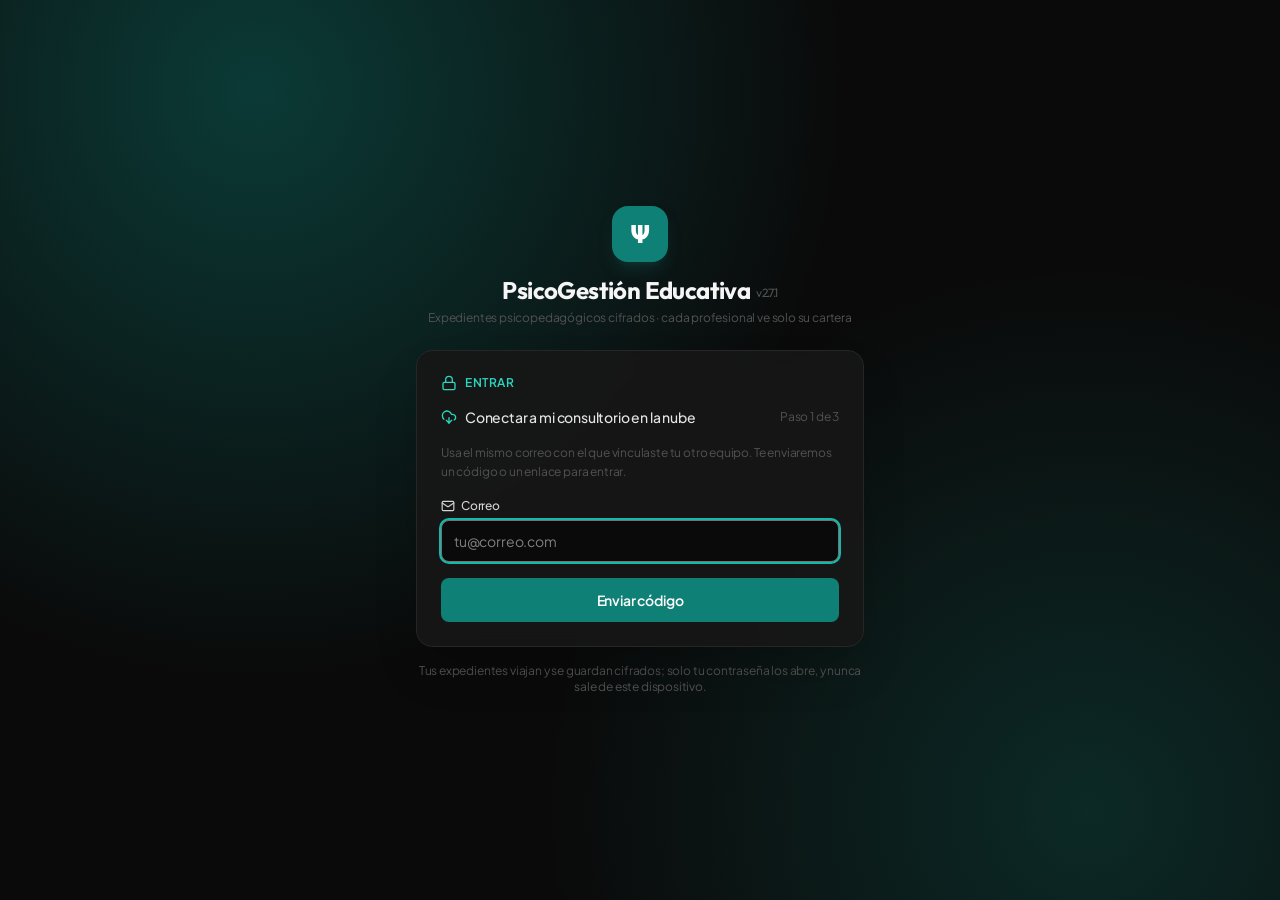
<file: index.html>
<!doctype html>
<html lang="es">
  <head>
    <meta charset="UTF-8" />
    <meta name="viewport" content="width=device-width, initial-scale=1.0, viewport-fit=cover" />
    <title>PsicoGestión Educativa - Psicología Escolar RD</title>
    <meta name="description" content="Plataforma de gestión clínica y psicopedagógica para psicólogas educativas en la República Dominicana: expedientes MMI, planificación MINERD y sugerencias clínicas basadas en evidencia." />
    <meta property="og:title" content="PsicoGestión Educativa - Psicología Escolar RD" />
    <meta property="og:description" content="Plataforma de gestión clínica y psicopedagógica para psicólogas educativas en la República Dominicana: expedientes MMI, planificación MINERD y sugerencias clínicas basadas en evidencia." />
    <meta property="og:type" content="website" />
    <meta name="twitter:card" content="summary_large_image" />
    <script type="module" crossorigin src="./assets/index-BzQFoZjJ.js"></script>
    <link rel="modulepreload" crossorigin href="./assets/jsx-runtime-DphrNBlM.js">
    <link rel="modulepreload" crossorigin href="./assets/info-CPLtgK1U.js">
    <link rel="modulepreload" crossorigin href="./assets/bot-CpuEfLK_.js">
    <link rel="modulepreload" crossorigin href="./assets/sparkles-1a4yO5yJ.js">
    <link rel="modulepreload" crossorigin href="./assets/catalog-DNzr63kF.js">
    <link rel="modulepreload" crossorigin href="./assets/circle-check-C4fxehTF.js">
    <link rel="modulepreload" crossorigin href="./assets/shield-alert-D29U7Gv5.js">
    <link rel="modulepreload" crossorigin href="./assets/refresh-cw-CUGM2Apr.js">
    <link rel="modulepreload" crossorigin href="./assets/webState-YJmeLx0N.js">
    <link rel="modulepreload" crossorigin href="./assets/platform-DWqN3I3i.js">
    <link rel="modulepreload" crossorigin href="./assets/aiTasks-Bju8ra-U.js">
    <link rel="stylesheet" crossorigin href="./assets/index-BAMt8cDA.css">
      <link rel="manifest" href="./manifest.webmanifest" />
    <meta name="theme-color" content="#0f766e" />
    <meta name="mobile-web-app-capable" content="yes" />
    <meta name="apple-mobile-web-app-capable" content="yes" />
    <meta name="apple-mobile-web-app-status-bar-style" content="black-translucent" />
    <meta name="apple-mobile-web-app-title" content="PsicoGestión" />
    <link rel="apple-touch-icon" href="./icons/icon-180.png" />
    <link rel="icon" type="image/png" href="./icons/icon-192.png" />
  </head>
  <body class="bg-neutral-50 text-neutral-900 antialiased selection:bg-teal-500 selection:text-white dark:bg-neutral-950 dark:text-neutral-100 min-h-screen">
    <div id="root"></div>
  </body>
</html>
</file>
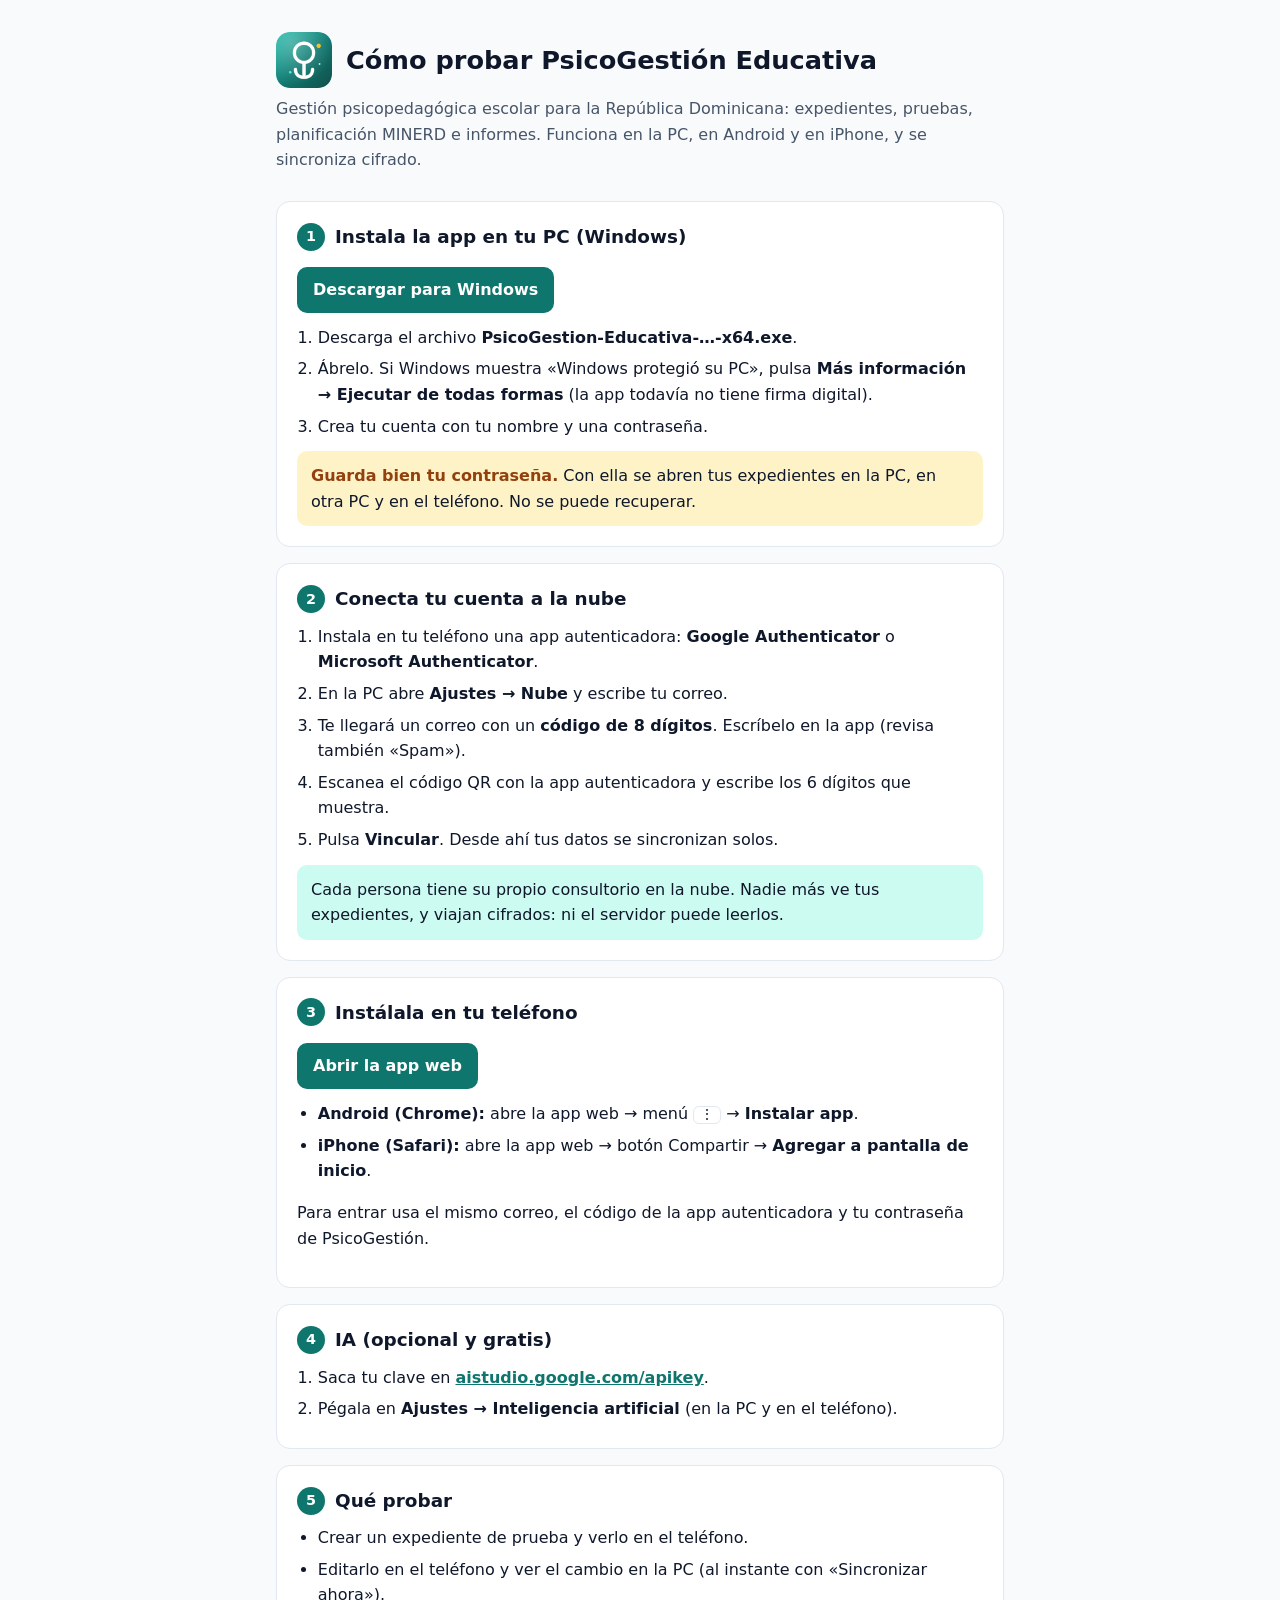
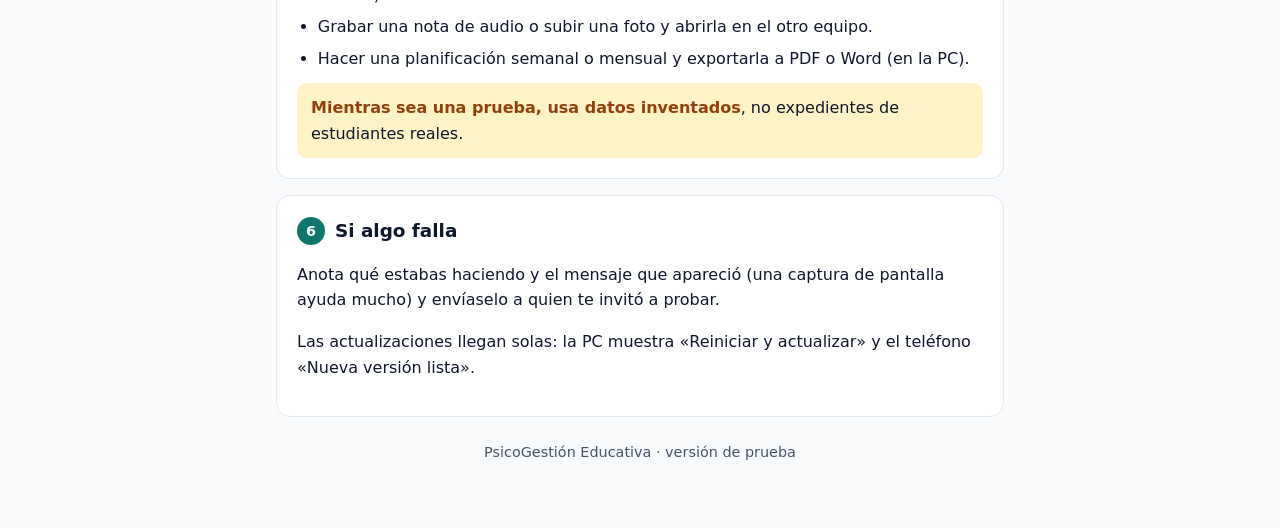
<file: guia.html>
<!doctype html>
<html lang="es">
<head>
  <meta charset="utf-8" />
  <meta name="viewport" content="width=device-width, initial-scale=1, viewport-fit=cover" />
  <title>Cómo probar PsicoGestión Educativa</title>
  <meta name="description" content="Pasos para instalar y probar PsicoGestión Educativa en la PC, Android e iPhone." />
  <meta name="theme-color" content="#0f766e" />
  <link rel="icon" type="image/png" href="./icons/icon-192.png" />
  <style>
    :root {
      --bg: #f8fafc; --card: #ffffff; --text: #0f172a; --muted: #475569;
      --line: #e2e8f0; --accent: #0f766e; --accent-soft: #ccfbf1; --warn: #92400e; --warn-soft: #fef3c7;
    }
    @media (prefers-color-scheme: dark) {
      :root { --bg: #0a0a0a; --card: #171717; --text: #f1f5f9; --muted: #a3a3a3;
        --line: #262626; --accent: #2dd4bf; --accent-soft: #134e4a; --warn: #fcd34d; --warn-soft: #422006; }
    }
    * { box-sizing: border-box; }
    body { margin: 0; background: var(--bg); color: var(--text);
      font: 16px/1.6 system-ui, -apple-system, "Segoe UI", Roboto, sans-serif; }
    main { max-width: 760px; margin: 0 auto; padding: 32px 16px 64px; }
    header { display: flex; gap: 14px; align-items: center; margin-bottom: 8px; }
    header img { width: 56px; height: 56px; border-radius: 14px; }
    h1 { font-size: 1.6rem; line-height: 1.2; margin: 0; }
    .lead { color: var(--muted); margin: 8px 0 28px; }
    section { background: var(--card); border: 1px solid var(--line); border-radius: 14px;
      padding: 20px; margin-bottom: 16px; }
    h2 { font-size: 1.15rem; margin: 0 0 10px; display: flex; gap: 10px; align-items: center; }
    .n { display: inline-flex; width: 28px; height: 28px; border-radius: 50%; background: var(--accent);
      color: var(--card); font-size: .9rem; align-items: center; justify-content: center; flex: none; }
    ol, ul { margin: 0; padding-left: 1.3rem; }
    li { margin: 6px 0; }
    a { color: var(--accent); font-weight: 600; word-break: break-word; }
    .btn { display: inline-block; margin: 6px 8px 6px 0; padding: 10px 16px; border-radius: 10px;
      background: var(--accent); color: var(--card); text-decoration: none; min-height: 40px; }
    .note { background: var(--accent-soft); border-radius: 10px; padding: 12px 14px; margin-top: 12px; }
    .warn { background: var(--warn-soft); color: var(--text); border-radius: 10px; padding: 12px 14px; margin-top: 12px; }
    .warn strong { color: var(--warn); }
    kbd { border: 1px solid var(--line); border-radius: 6px; padding: 0 6px; font-size: .9em; }
    footer { color: var(--muted); font-size: .9rem; text-align: center; margin-top: 24px; }
  </style>
</head>
<body>
<main>
  <header>
    <img src="./icons/icon-192.png" alt="" />
    <h1>Cómo probar PsicoGestión Educativa</h1>
  </header>
  <p class="lead">Gestión psicopedagógica escolar para la República Dominicana: expedientes, pruebas,
    planificación MINERD e informes. Funciona en la PC, en Android y en iPhone, y se sincroniza cifrado.</p>

  <section>
    <h2><span class="n">1</span> Instala la app en tu PC (Windows)</h2>
    <a class="btn" href="https://github.com/jmedrano01/psicogestion-descargas/releases/latest">Descargar para Windows</a>
    <ol>
      <li>Descarga el archivo <strong>PsicoGestion-Educativa-…-x64.exe</strong>.</li>
      <li>Ábrelo. Si Windows muestra «Windows protegió su PC», pulsa <strong>Más información → Ejecutar de todas formas</strong>
        (la app todavía no tiene firma digital).</li>
      <li>Crea tu cuenta con tu nombre y una contraseña.</li>
    </ol>
    <div class="warn"><strong>Guarda bien tu contraseña.</strong> Con ella se abren tus expedientes en la PC,
      en otra PC y en el teléfono. No se puede recuperar.</div>
  </section>

  <section>
    <h2><span class="n">2</span> Conecta tu cuenta a la nube</h2>
    <ol>
      <li>Instala en tu teléfono una app autenticadora: <strong>Google Authenticator</strong> o <strong>Microsoft Authenticator</strong>.</li>
      <li>En la PC abre <strong>Ajustes → Nube</strong> y escribe tu correo.</li>
      <li>Te llegará un correo con un <strong>código de 8 dígitos</strong>. Escríbelo en la app (revisa también «Spam»).</li>
      <li>Escanea el código QR con la app autenticadora y escribe los 6 dígitos que muestra.</li>
      <li>Pulsa <strong>Vincular</strong>. Desde ahí tus datos se sincronizan solos.</li>
    </ol>
    <div class="note">Cada persona tiene su propio consultorio en la nube. Nadie más ve tus expedientes,
      y viajan cifrados: ni el servidor puede leerlos.</div>
  </section>

  <section>
    <h2><span class="n">3</span> Instálala en tu teléfono</h2>
    <a class="btn" href="./">Abrir la app web</a>
    <ul>
      <li><strong>Android (Chrome):</strong> abre la app web → menú <kbd>⋮</kbd> → <strong>Instalar app</strong>.</li>
      <li><strong>iPhone (Safari):</strong> abre la app web → botón Compartir → <strong>Agregar a pantalla de inicio</strong>.</li>
    </ul>
    <p>Para entrar usa el mismo correo, el código de la app autenticadora y tu contraseña de PsicoGestión.</p>
  </section>

  <section>
    <h2><span class="n">4</span> IA (opcional y gratis)</h2>
    <ol>
      <li>Saca tu clave en <a href="https://aistudio.google.com/apikey">aistudio.google.com/apikey</a>.</li>
      <li>Pégala en <strong>Ajustes → Inteligencia artificial</strong> (en la PC y en el teléfono).</li>
    </ol>
  </section>

  <section>
    <h2><span class="n">5</span> Qué probar</h2>
    <ul>
      <li>Crear un expediente de prueba y verlo en el teléfono.</li>
      <li>Editarlo en el teléfono y ver el cambio en la PC (al instante con «Sincronizar ahora»).</li>
      <li>Grabar una nota de audio o subir una foto y abrirla en el otro equipo.</li>
      <li>Hacer una planificación semanal o mensual y exportarla a PDF o Word (en la PC).</li>
    </ul>
    <div class="warn"><strong>Mientras sea una prueba, usa datos inventados</strong>, no expedientes de estudiantes reales.</div>
  </section>

  <section>
    <h2><span class="n">6</span> Si algo falla</h2>
    <p>Anota qué estabas haciendo y el mensaje que apareció (una captura de pantalla ayuda mucho)
      y envíaselo a quien te invitó a probar.</p>
    <p>Las actualizaciones llegan solas: la PC muestra «Reiniciar y actualizar» y el teléfono «Nueva versión lista».</p>
  </section>

  <footer>PsicoGestión Educativa · versión de prueba</footer>
</main>
</body>
</html>
</file>
<file: assets/index-BAMt8cDA.css>
@font-face{font-family:Outfit;font-style:normal;font-display:swap;font-weight:400;src:url(./outfit-latin-400-normal-BGsTXAXT.woff2)format("woff2"),url(./outfit-latin-400-normal-DMwTpYkH.woff)format("woff")}@font-face{font-family:Outfit;font-style:normal;font-display:swap;font-weight:500;src:url(./outfit-latin-500-normal-DKnIMDSk.woff2)format("woff2"),url(./outfit-latin-500-normal-ClnHRwRh.woff)format("woff")}@font-face{font-family:Outfit;font-style:normal;font-display:swap;font-weight:600;src:url(./outfit-latin-600-normal-B7SfZ07L.woff2)format("woff2"),url(./outfit-latin-600-normal-BEfTtDA7.woff)format("woff")}@font-face{font-family:Outfit;font-style:normal;font-display:swap;font-weight:700;src:url(./outfit-latin-700-normal-Cu9v6i1X.woff2)format("woff2"),url(./outfit-latin-700-normal-D4itBLBr.woff)format("woff")}@font-face{font-family:Plus Jakarta Sans;font-style:normal;font-display:swap;font-weight:400;src:url(./plus-jakarta-sans-latin-400-normal-Dhut76fR.woff2)format("woff2"),url(./plus-jakarta-sans-latin-400-normal-BDKaGhyp.woff)format("woff")}@font-face{font-family:Plus Jakarta Sans;font-style:normal;font-display:swap;font-weight:500;src:url(./plus-jakarta-sans-latin-500-normal-Bf-nb4oT.woff2)format("woff2"),url(./plus-jakarta-sans-latin-500-normal-DYtqi0QS.woff)format("woff")}@font-face{font-family:Plus Jakarta Sans;font-style:normal;font-display:swap;font-weight:600;src:url(./plus-jakarta-sans-latin-600-normal-DLTa1BUW.woff2)format("woff2"),url(./plus-jakarta-sans-latin-600-normal-BR_Ojra4.woff)format("woff")}@font-face{font-family:Plus Jakarta Sans;font-style:normal;font-display:swap;font-weight:700;src:url(./plus-jakarta-sans-latin-700-normal-CfpNZvy6.woff2)format("woff2"),url(./plus-jakarta-sans-latin-700-normal-DqEcQeE5.woff)format("woff")}@font-face{font-family:Plus Jakarta Sans;font-style:italic;font-display:swap;font-weight:400;src:url(./plus-jakarta-sans-latin-400-italic-D5MFNpT-.woff2)format("woff2"),url(./plus-jakarta-sans-latin-400-italic-BVaBttQe.woff)format("woff")}@font-face{font-family:JetBrains Mono;font-style:normal;font-display:swap;font-weight:400;src:url(./jetbrains-mono-latin-400-normal-V6pRDFza.woff2)format("woff2"),url(./jetbrains-mono-latin-400-normal-6-qcROiO.woff)format("woff")}@font-face{font-family:JetBrains Mono;font-style:normal;font-display:swap;font-weight:500;src:url(./jetbrains-mono-latin-500-normal-BWZEU5yA.woff2)format("woff2"),url(./jetbrains-mono-latin-500-normal-CJOVTJB7.woff)format("woff")}@layer properties{@supports (((-webkit-hyphens:none)) and (not (margin-trim:inline))) or ((-moz-orient:inline) and (not (color:rgb(from red r g b)))){*,:before,:after,::backdrop{--tw-translate-x:0;--tw-translate-y:0;--tw-translate-z:0;--tw-space-y-reverse:0;--tw-divide-y-reverse:0;--tw-border-style:solid;--tw-leading:initial;--tw-font-weight:initial;--tw-tracking:initial;--tw-ordinal:initial;--tw-slashed-zero:initial;--tw-numeric-figure:initial;--tw-numeric-spacing:initial;--tw-numeric-fraction:initial;--tw-shadow:0 0 #0000;--tw-shadow-color:initial;--tw-shadow-alpha:100%;--tw-inset-shadow:0 0 #0000;--tw-inset-shadow-color:initial;--tw-inset-shadow-alpha:100%;--tw-ring-color:initial;--tw-ring-shadow:0 0 #0000;--tw-inset-ring-color:initial;--tw-inset-ring-shadow:0 0 #0000;--tw-ring-inset:initial;--tw-ring-offset-width:0px;--tw-ring-offset-color:#fff;--tw-ring-offset-shadow:0 0 #0000;--tw-outline-style:solid;--tw-blur:initial;--tw-brightness:initial;--tw-contrast:initial;--tw-grayscale:initial;--tw-hue-rotate:initial;--tw-invert:initial;--tw-opacity:initial;--tw-saturate:initial;--tw-sepia:initial;--tw-drop-shadow:initial;--tw-drop-shadow-color:initial;--tw-drop-shadow-alpha:100%;--tw-drop-shadow-size:initial;--tw-backdrop-blur:initial;--tw-backdrop-brightness:initial;--tw-backdrop-contrast:initial;--tw-backdrop-grayscale:initial;--tw-backdrop-hue-rotate:initial;--tw-backdrop-invert:initial;--tw-backdrop-opacity:initial;--tw-backdrop-saturate:initial;--tw-backdrop-sepia:initial;--tw-duration:initial;--tw-scale-x:1;--tw-scale-y:1;--tw-scale-z:1}}}@layer theme{:root,:host{--font-sans:-apple-system, BlinkMacSystemFont, "Segoe UI", Roboto, "Helvetica Neue", "Noto Sans", Arial, sans-serif, "Apple Color Emoji", "Segoe UI Emoji", "Segoe UI Symbol", "Noto Color Emoji";--font-mono:ui-monospace, SFMono-Regular, Menlo, Monaco, Consolas, "Liberation Mono", "Courier New", monospace;--color-orange-50:oklch(98% .016 73.684);--color-orange-100:oklch(95.4% .038 75.164);--color-orange-200:oklch(90.1% .076 70.697);--color-orange-300:oklch(83.7% .128 66.29);--color-orange-500:oklch(70.5% .213 47.604);--color-orange-700:oklch(55.3% .195 38.402);--color-orange-800:oklch(47% .157 37.304);--color-orange-900:oklch(40.8% .123 38.172);--color-orange-950:oklch(26.6% .079 36.259);--color-amber-50:oklch(98.7% .022 95.277);--color-amber-100:oklch(96.2% .059 95.617);--color-amber-200:oklch(92.4% .12 95.746);--color-amber-300:oklch(87.9% .169 91.605);--color-amber-400:oklch(82.8% .189 84.429);--color-amber-500:oklch(76.9% .188 70.08);--color-amber-600:oklch(66.6% .179 58.318);--color-amber-700:oklch(55.5% .163 48.998);--color-amber-800:oklch(47.3% .137 46.201);--color-amber-900:oklch(41.4% .112 45.904);--color-amber-950:oklch(27.9% .077 45.635);--color-emerald-50:oklch(97.9% .021 166.113);--color-emerald-100:oklch(95% .052 163.051);--color-emerald-200:oklch(90.5% .093 164.15);--color-emerald-300:oklch(84.5% .143 164.978);--color-emerald-400:oklch(76.5% .177 163.223);--color-emerald-500:oklch(69.6% .17 162.48);--color-emerald-600:oklch(59.6% .145 163.225);--color-emerald-700:oklch(50.8% .118 165.612);--color-emerald-800:oklch(43.2% .095 166.913);--color-emerald-900:oklch(37.8% .077 168.94);--color-emerald-950:oklch(26.2% .051 172.552);--color-teal-50:oklch(98.4% .014 180.72);--color-teal-100:oklch(95.3% .051 180.801);--color-teal-200:oklch(91% .096 180.426);--color-teal-300:oklch(85.5% .138 181.071);--color-teal-400:oklch(77.7% .152 181.912);--color-teal-500:oklch(70.4% .14 182.503);--color-teal-600:oklch(60% .118 184.704);--color-teal-700:oklch(51.1% .096 186.391);--color-teal-800:oklch(43.7% .078 188.216);--color-teal-900:oklch(38.6% .063 188.416);--color-teal-950:oklch(27.7% .046 192.524);--color-sky-50:oklch(97.7% .013 236.62);--color-sky-100:oklch(95.1% .026 236.824);--color-sky-200:oklch(90.1% .058 230.902);--color-sky-300:oklch(82.8% .111 230.318);--color-sky-400:oklch(74.6% .16 232.661);--color-sky-500:oklch(68.5% .169 237.323);--color-sky-600:oklch(58.8% .158 241.966);--color-sky-700:oklch(50% .134 242.749);--color-sky-800:oklch(44.3% .11 240.79);--color-sky-900:oklch(39.1% .09 240.876);--color-sky-950:oklch(29.3% .066 243.157);--color-indigo-500:oklch(58.5% .233 277.117);--color-violet-100:oklch(94.3% .029 294.588);--color-violet-300:oklch(81.1% .111 293.571);--color-violet-700:oklch(49.1% .27 292.581);--color-violet-950:oklch(28.3% .141 291.089);--color-rose-50:oklch(96.9% .015 12.422);--color-rose-100:oklch(94.1% .03 12.58);--color-rose-200:oklch(89.2% .058 10.001);--color-rose-300:oklch(81% .117 11.638);--color-rose-400:oklch(71.2% .194 13.428);--color-rose-500:oklch(64.5% .246 16.439);--color-rose-600:oklch(58.6% .253 17.585);--color-rose-700:oklch(51.4% .222 16.935);--color-rose-800:oklch(45.5% .188 13.697);--color-rose-900:oklch(41% .159 10.272);--color-rose-950:oklch(27.1% .105 12.094);--color-neutral-50:oklch(98.5% 0 none);--color-neutral-100:oklch(97% 0 none);--color-neutral-200:oklch(92.2% 0 none);--color-neutral-300:oklch(87% 0 none);--color-neutral-400:oklch(70.8% 0 none);--color-neutral-500:oklch(55.6% 0 none);--color-neutral-600:oklch(43.9% 0 none);--color-neutral-700:oklch(37.1% 0 none);--color-neutral-800:oklch(26.9% 0 none);--color-neutral-900:oklch(20.5% 0 none);--color-neutral-950:oklch(14.5% 0 none);--color-black:#000;--color-white:#fff;--spacing:.25rem;--container-xs:20rem;--container-sm:24rem;--container-md:28rem;--container-lg:32rem;--container-xl:36rem;--container-2xl:42rem;--container-3xl:48rem;--container-4xl:56rem;--container-5xl:64rem;--text-xs:.75rem;--text-xs--line-height:calc(1 / .75);--text-sm:.875rem;--text-sm--line-height:calc(1.25 / .875);--text-base:1rem;--text-base--line-height:calc(1.5 / 1);--text-lg:1.125rem;--text-lg--line-height:calc(1.75 / 1.125);--text-xl:1.25rem;--text-xl--line-height:calc(1.75 / 1.25);--text-2xl:1.5rem;--text-2xl--line-height:calc(2 / 1.5);--text-3xl:1.875rem;--text-3xl--line-height:calc(2.25 / 1.875);--text-5xl:3rem;--text-5xl--line-height:1;--text-7xl:4.5rem;--text-7xl--line-height:1;--font-weight-normal:400;--font-weight-medium:500;--font-weight-semibold:600;--font-weight-bold:700;--font-weight-extrabold:800;--font-weight-black:900;--tracking-tight:-.025em;--tracking-wide:.025em;--tracking-wider:.05em;--tracking-widest:.1em;--leading-tight:1.25;--leading-snug:1.375;--leading-relaxed:1.625;--radius-md:.375rem;--radius-lg:.5rem;--radius-xl:.75rem;--radius-2xl:1rem;--animate-spin:spin 1s linear infinite;--animate-pulse:pulse 2s cubic-bezier(.4, 0, .6, 1) infinite;--blur-xs:4px;--blur-sm:8px;--blur-md:12px;--default-transition-duration:.15s;--default-transition-timing-function:cubic-bezier(.4, 0, .2, 1);--default-font-family:var(--font-sans);--default-mono-font-family:var(--font-mono)}}@layer base{*,:after,:before,::backdrop{box-sizing:border-box;border:0 solid;margin:0;padding:0}::file-selector-button{box-sizing:border-box;border:0 solid;margin:0;padding:0}html,:host{-webkit-text-size-adjust:100%;tab-size:4;line-height:1.5;font-family:var(--default-font-family,-apple-system, BlinkMacSystemFont, "Segoe UI", Roboto, "Helvetica Neue", "Noto Sans", Arial, sans-serif, "Apple Color Emoji", "Segoe UI Emoji", "Segoe UI Symbol", "Noto Color Emoji");font-feature-settings:var(--default-font-feature-settings,normal);font-variation-settings:var(--default-font-variation-settings,normal);-webkit-tap-highlight-color:transparent}hr{height:0;color:inherit;border-top-width:1px}abbr:where([title]){-webkit-text-decoration:underline dotted;text-decoration:underline dotted}h1,h2,h3,h4,h5,h6{font-size:inherit;font-weight:inherit}a{color:inherit;-webkit-text-decoration:inherit;-webkit-text-decoration:inherit;-webkit-text-decoration:inherit;-webkit-text-decoration:inherit;text-decoration:inherit}b,strong{font-weight:bolder}code,kbd,samp,pre{font-family:var(--default-mono-font-family,ui-monospace, SFMono-Regular, Menlo, Monaco, Consolas, "Liberation Mono", "Courier New", monospace);font-feature-settings:var(--default-mono-font-feature-settings,normal);font-variation-settings:var(--default-mono-font-variation-settings,normal);font-size:1em}small{font-size:80%}sub,sup{vertical-align:baseline;font-size:75%;line-height:0;position:relative}sub{bottom:-.25em}sup{top:-.5em}table{text-indent:0;border-color:inherit;border-collapse:collapse}:-moz-focusring:where(:not(iframe)){outline:auto}progress{vertical-align:baseline}summary{display:list-item}ol,ul,menu{list-style:none}img,svg,video,canvas,audio,iframe,embed,object{vertical-align:middle;display:block}img,video{max-width:100%;height:auto}button,input,select,optgroup,textarea{font:inherit;font-feature-settings:inherit;font-variation-settings:inherit;letter-spacing:inherit;color:inherit;opacity:1;background-color:#0000;border-radius:0}::file-selector-button{font:inherit;font-feature-settings:inherit;font-variation-settings:inherit;letter-spacing:inherit;color:inherit;opacity:1;background-color:#0000;border-radius:0}:where(select:is([multiple],[size])) optgroup{font-weight:bolder}:where(select:is([multiple],[size])) optgroup option{padding-inline-start:20px}::file-selector-button{margin-inline-end:4px}::placeholder{opacity:1}@supports (not ((-webkit-appearance:-apple-pay-button))) or (contain-intrinsic-size:1px){::placeholder{color:currentColor}@supports (color:color-mix(in lab, red, red)){::placeholder{color:color-mix(in oklab, currentcolor 50%, transparent)}}}textarea{resize:vertical}::-webkit-search-decoration{-webkit-appearance:none}::-webkit-date-and-time-value{min-height:1lh;text-align:inherit}::-webkit-datetime-edit{display:inline-flex}::-webkit-datetime-edit-fields-wrapper{padding:0}::-webkit-datetime-edit{padding-block:0}::-webkit-datetime-edit-year-field{padding-block:0}::-webkit-datetime-edit-month-field{padding-block:0}::-webkit-datetime-edit-day-field{padding-block:0}::-webkit-datetime-edit-hour-field{padding-block:0}::-webkit-datetime-edit-minute-field{padding-block:0}::-webkit-datetime-edit-second-field{padding-block:0}::-webkit-datetime-edit-millisecond-field{padding-block:0}::-webkit-datetime-edit-meridiem-field{padding-block:0}::-webkit-calendar-picker-indicator{line-height:1}:-moz-ui-invalid{box-shadow:none}button,input:where([type=button],[type=reset],[type=submit]){appearance:button}::file-selector-button{appearance:button}::-webkit-inner-spin-button{height:auto}::-webkit-outer-spin-button{height:auto}[hidden]:where(:not([hidden=until-found])){display:none!important}:root{--font-sans:"Plus Jakarta Sans", system-ui, -apple-system, BlinkMacSystemFont, "Segoe UI", Roboto, sans-serif;--font-display:"Outfit", "Plus Jakarta Sans", system-ui, sans-serif;--font-mono:"JetBrains Mono", monospace;--lightningcss-light:initial;--lightningcss-dark: ;color-scheme:light;--header-h:4rem}@media (height<=700px){:root{--header-h:3rem}}.dark{--lightningcss-light: ;--lightningcss-dark:initial;color-scheme:dark}body{font-family:var(--font-sans);letter-spacing:-.011em}:where(button,a,[role=button],[role=option]):focus-visible{outline:2px solid var(--color-teal-700);outline-offset:2px}::selection{background:var(--color-teal-200);color:var(--color-teal-900)}h1,h2,h3,h4,.font-display{font-family:var(--font-display);letter-spacing:-.02em}::-webkit-scrollbar{width:6px;height:6px}::-webkit-scrollbar-track{background:0 0}::-webkit-scrollbar-thumb{background:#96969640;border-radius:9999px}::-webkit-scrollbar-thumb:hover{background:#96969673}}@layer components;@layer utilities{.pointer-events-auto{pointer-events:auto}.pointer-events-none{pointer-events:none}.visible{visibility:visible}.sr-only{clip-path:inset(50%);white-space:nowrap;border-width:0;width:1px;height:1px;margin:-1px;padding:0;position:absolute;overflow:hidden}.absolute{position:absolute}.fixed{position:fixed}.relative{position:relative}.static{position:static}.sticky{position:sticky}.inset-0{inset:0}.inset-y-0{inset-block:0}.-top-0\.5{top:calc(var(--spacing) * -.5)}.top-0{top:0}.top-0\.5{top:calc(var(--spacing) * .5)}.top-1{top:var(--spacing)}.top-1\.5{top:calc(var(--spacing) * 1.5)}.top-1\/2{top:50%}.top-2{top:calc(var(--spacing) * 2)}.top-3{top:calc(var(--spacing) * 3)}.top-\[var\(--header-h\)\]{top:var(--header-h)}.-right-0\.5{right:calc(var(--spacing) * -.5)}.-right-1{right:calc(var(--spacing) * -1)}.right-0{right:0}.right-0\.5{right:calc(var(--spacing) * .5)}.right-1{right:var(--spacing)}.right-1\.5{right:calc(var(--spacing) * 1.5)}.right-2{right:calc(var(--spacing) * 2)}.right-2\.5{right:calc(var(--spacing) * 2.5)}.right-3{right:calc(var(--spacing) * 3)}.right-4{right:calc(var(--spacing) * 4)}.right-\[calc\(50\%-1\.25rem\)\]{right:calc(50% - 1.25rem)}.-bottom-1{bottom:calc(var(--spacing) * -1)}.bottom-0{bottom:0}.bottom-18{bottom:calc(var(--spacing) * 18)}.bottom-20{bottom:calc(var(--spacing) * 20)}.bottom-full{bottom:100%}.-left-3\.5{left:calc(var(--spacing) * -3.5)}.left-0{left:0}.left-2\.5{left:calc(var(--spacing) * 2.5)}.left-3{left:calc(var(--spacing) * 3)}.left-3\.5{left:calc(var(--spacing) * 3.5)}.left-4{left:calc(var(--spacing) * 4)}.z-0{z-index:0}.z-10{z-index:10}.z-20{z-index:20}.z-40{z-index:40}.z-50{z-index:50}.z-\[60\]{z-index:60}.z-\[65\]{z-index:65}.z-\[70\]{z-index:70}.z-\[80\]{z-index:80}.container{width:100%}@media (width>=40rem){.container{max-width:40rem}}@media (width>=48rem){.container{max-width:48rem}}@media (width>=64rem){.container{max-width:64rem}}@media (width>=80rem){.container{max-width:80rem}}@media (width>=96rem){.container{max-width:96rem}}.mx-1{margin-inline:var(--spacing)}.mx-auto{margin-inline:auto}.my-auto{margin-block:auto}.mt-0\.5{margin-top:calc(var(--spacing) * .5)}.mt-1{margin-top:var(--spacing)}.mt-1\.5{margin-top:calc(var(--spacing) * 1.5)}.mt-2{margin-top:calc(var(--spacing) * 2)}.mt-3{margin-top:calc(var(--spacing) * 3)}.mt-4{margin-top:calc(var(--spacing) * 4)}.mt-5{margin-top:calc(var(--spacing) * 5)}.mr-1{margin-right:var(--spacing)}.mr-4{margin-right:calc(var(--spacing) * 4)}.mb-0\.5{margin-bottom:calc(var(--spacing) * .5)}.mb-1{margin-bottom:var(--spacing)}.mb-1\.5{margin-bottom:calc(var(--spacing) * 1.5)}.mb-2{margin-bottom:calc(var(--spacing) * 2)}.mb-3{margin-bottom:calc(var(--spacing) * 3)}.mb-4{margin-bottom:calc(var(--spacing) * 4)}.mb-6{margin-bottom:calc(var(--spacing) * 6)}.ml-1{margin-left:var(--spacing)}.ml-1\.5{margin-left:calc(var(--spacing) * 1.5)}.ml-2{margin-left:calc(var(--spacing) * 2)}.ml-3{margin-left:calc(var(--spacing) * 3)}.ml-5{margin-left:calc(var(--spacing) * 5)}.ml-6{margin-left:calc(var(--spacing) * 6)}.ml-8{margin-left:calc(var(--spacing) * 8)}.ml-auto{margin-left:auto}.line-clamp-2{-webkit-line-clamp:2;-webkit-box-orient:vertical;display:-webkit-box;overflow:hidden}.block{display:block}.contents{display:contents}.flex{display:flex}.grid{display:grid}.hidden{display:none}.inline{display:inline}.inline-block{display:inline-block}.inline-flex{display:inline-flex}.table{display:table}.h-0\.5{height:calc(var(--spacing) * .5)}.h-1{height:var(--spacing)}.h-1\.5{height:calc(var(--spacing) * 1.5)}.h-2{height:calc(var(--spacing) * 2)}.h-2\.5{height:calc(var(--spacing) * 2.5)}.h-3{height:calc(var(--spacing) * 3)}.h-3\.5{height:calc(var(--spacing) * 3.5)}.h-4{height:calc(var(--spacing) * 4)}.h-5{height:calc(var(--spacing) * 5)}.h-6{height:calc(var(--spacing) * 6)}.h-7{height:calc(var(--spacing) * 7)}.h-8{height:calc(var(--spacing) * 8)}.h-9{height:calc(var(--spacing) * 9)}.h-10{height:calc(var(--spacing) * 10)}.h-11{height:calc(var(--spacing) * 11)}.h-12{height:calc(var(--spacing) * 12)}.h-14{height:calc(var(--spacing) * 14)}.h-16{height:calc(var(--spacing) * 16)}.h-20{height:calc(var(--spacing) * 20)}.h-24{height:calc(var(--spacing) * 24)}.h-28{height:calc(var(--spacing) * 28)}.h-40{height:calc(var(--spacing) * 40)}.h-64{height:calc(var(--spacing) * 64)}.h-\[calc\(100dvh-var\(--header-h\)\)\]{height:calc(100dvh - var(--header-h))}.h-\[var\(--header-h\)\]{height:var(--header-h)}.h-full{height:100%}.max-h-32{max-height:calc(var(--spacing) * 32)}.max-h-36{max-height:calc(var(--spacing) * 36)}.max-h-56{max-height:calc(var(--spacing) * 56)}.max-h-64{max-height:calc(var(--spacing) * 64)}.max-h-72{max-height:calc(var(--spacing) * 72)}.max-h-80{max-height:calc(var(--spacing) * 80)}.max-h-\[58vh\]{max-height:58vh}.max-h-\[75vh\]{max-height:75vh}.max-h-\[90vh\]{max-height:90vh}.max-h-\[92dvh\]{max-height:92dvh}.max-h-\[92vh\]{max-height:92vh}.max-h-\[95vh\]{max-height:95vh}.max-h-\[500px\]{max-height:500px}.min-h-8{min-height:calc(var(--spacing) * 8)}.min-h-9{min-height:calc(var(--spacing) * 9)}.min-h-10{min-height:calc(var(--spacing) * 10)}.min-h-11{min-height:calc(var(--spacing) * 11)}.min-h-\[36px\]{min-height:36px}.min-h-\[40vh\]{min-height:40vh}.min-h-\[44px\]{min-height:44px}.min-h-\[46px\]{min-height:46px}.min-h-\[60px\]{min-height:60px}.min-h-\[70px\]{min-height:70px}.min-h-\[90px\]{min-height:90px}.min-h-\[300px\]{min-height:300px}.min-h-screen{min-height:100vh}.w-1{width:var(--spacing)}.w-2{width:calc(var(--spacing) * 2)}.w-2\.5{width:calc(var(--spacing) * 2.5)}.w-2\/3{width:66.6667%}.w-3{width:calc(var(--spacing) * 3)}.w-3\.5{width:calc(var(--spacing) * 3.5)}.w-3\/5{width:60%}.w-4{width:calc(var(--spacing) * 4)}.w-4\/5{width:80%}.w-5{width:calc(var(--spacing) * 5)}.w-6{width:calc(var(--spacing) * 6)}.w-7{width:calc(var(--spacing) * 7)}.w-8{width:calc(var(--spacing) * 8)}.w-9{width:calc(var(--spacing) * 9)}.w-10{width:calc(var(--spacing) * 10)}.w-11{width:calc(var(--spacing) * 11)}.w-12{width:calc(var(--spacing) * 12)}.w-14{width:calc(var(--spacing) * 14)}.w-16{width:calc(var(--spacing) * 16)}.w-20{width:calc(var(--spacing) * 20)}.w-24{width:calc(var(--spacing) * 24)}.w-32{width:calc(var(--spacing) * 32)}.w-40{width:calc(var(--spacing) * 40)}.w-48{width:calc(var(--spacing) * 48)}.w-52{width:calc(var(--spacing) * 52)}.w-64{width:calc(var(--spacing) * 64)}.w-80{width:calc(var(--spacing) * 80)}.w-\[4\.5rem\]{width:4.5rem}.w-\[calc\(100\%-2rem\)\]{width:calc(100% - 2rem)}.w-full{width:100%}.w-px{width:1px}.max-w-2xl{max-width:var(--container-2xl)}.max-w-3xl{max-width:var(--container-3xl)}.max-w-4xl{max-width:var(--container-4xl)}.max-w-5xl{max-width:var(--container-5xl)}.max-w-\[12rem\]{max-width:12rem}.max-w-\[120px\]{max-width:120px}.max-w-\[180px\]{max-width:180px}.max-w-\[190px\]{max-width:190px}.max-w-\[220px\]{max-width:220px}.max-w-\[1600px\]{max-width:1600px}.max-w-full{max-width:100%}.max-w-lg{max-width:var(--container-lg)}.max-w-md{max-width:var(--container-md)}.max-w-prose{max-width:65ch}.max-w-sm{max-width:var(--container-sm)}.max-w-xl{max-width:var(--container-xl)}.max-w-xs{max-width:var(--container-xs)}.min-w-0{min-width:0}.min-w-4{min-width:calc(var(--spacing) * 4)}.min-w-5{min-width:calc(var(--spacing) * 5)}.min-w-11{min-width:calc(var(--spacing) * 11)}.min-w-\[16px\]{min-width:16px}.min-w-\[64px\]{min-width:64px}.min-w-\[120px\]{min-width:120px}.min-w-\[130px\]{min-width:130px}.min-w-\[140px\]{min-width:140px}.min-w-\[150px\]{min-width:150px}.min-w-\[160px\]{min-width:160px}.min-w-\[180px\]{min-width:180px}.min-w-\[200px\]{min-width:200px}.min-w-\[220px\]{min-width:220px}.min-w-\[780px\]{min-width:780px}.min-w-\[900px\]{min-width:900px}.min-w-\[980px\]{min-width:980px}.min-w-\[1180px\]{min-width:1180px}.flex-1{flex:1}.shrink-0{flex-shrink:0}.border-collapse{border-collapse:collapse}.-translate-y-1\/2{--tw-translate-y:calc(calc(1 / 2 * 100%) * -1);translate:var(--tw-translate-x) var(--tw-translate-y)}.-rotate-45{rotate:-45deg}.animate-pulse{animation:var(--animate-pulse)}.animate-spin{animation:var(--animate-spin)}.cursor-pointer{cursor:pointer}.resize{resize:both}.resize-none{resize:none}.resize-y{resize:vertical}.\[scrollbar-width\:none\]{scrollbar-width:none}.list-inside{list-style-position:inside}.list-disc{list-style-type:disc}.grid-cols-1{grid-template-columns:repeat(1,minmax(0,1fr))}.grid-cols-2{grid-template-columns:repeat(2,minmax(0,1fr))}.grid-cols-3{grid-template-columns:repeat(3,minmax(0,1fr))}.flex-col{flex-direction:column}.flex-col-reverse{flex-direction:column-reverse}.flex-wrap{flex-wrap:wrap}.items-baseline{align-items:baseline}.items-center{align-items:center}.items-end{align-items:flex-end}.items-start{align-items:flex-start}.items-stretch{align-items:stretch}.justify-around{justify-content:space-around}.justify-between{justify-content:space-between}.justify-center{justify-content:center}.justify-end{justify-content:flex-end}.gap-0\.5{gap:calc(var(--spacing) * .5)}.gap-1{gap:var(--spacing)}.gap-1\.5{gap:calc(var(--spacing) * 1.5)}.gap-2{gap:calc(var(--spacing) * 2)}.gap-2\.5{gap:calc(var(--spacing) * 2.5)}.gap-3{gap:calc(var(--spacing) * 3)}.gap-3\.5{gap:calc(var(--spacing) * 3.5)}.gap-4{gap:calc(var(--spacing) * 4)}.gap-6{gap:calc(var(--spacing) * 6)}.gap-8{gap:calc(var(--spacing) * 8)}:where(.space-y-0\.5>:not(:last-child)){--tw-space-y-reverse:0;margin-block-start:calc(calc(var(--spacing) * .5) * var(--tw-space-y-reverse));margin-block-end:calc(calc(var(--spacing) * .5) * calc(1 - var(--tw-space-y-reverse)))}:where(.space-y-1>:not(:last-child)){--tw-space-y-reverse:0;margin-block-start:calc(var(--spacing) * var(--tw-space-y-reverse));margin-block-end:calc(var(--spacing) * calc(1 - var(--tw-space-y-reverse)))}:where(.space-y-1\.5>:not(:last-child)){--tw-space-y-reverse:0;margin-block-start:calc(calc(var(--spacing) * 1.5) * var(--tw-space-y-reverse));margin-block-end:calc(calc(var(--spacing) * 1.5) * calc(1 - var(--tw-space-y-reverse)))}:where(.space-y-2>:not(:last-child)){--tw-space-y-reverse:0;margin-block-start:calc(calc(var(--spacing) * 2) * var(--tw-space-y-reverse));margin-block-end:calc(calc(var(--spacing) * 2) * calc(1 - var(--tw-space-y-reverse)))}:where(.space-y-2\.5>:not(:last-child)){--tw-space-y-reverse:0;margin-block-start:calc(calc(var(--spacing) * 2.5) * var(--tw-space-y-reverse));margin-block-end:calc(calc(var(--spacing) * 2.5) * calc(1 - var(--tw-space-y-reverse)))}:where(.space-y-3>:not(:last-child)){--tw-space-y-reverse:0;margin-block-start:calc(calc(var(--spacing) * 3) * var(--tw-space-y-reverse));margin-block-end:calc(calc(var(--spacing) * 3) * calc(1 - var(--tw-space-y-reverse)))}:where(.space-y-3\.5>:not(:last-child)){--tw-space-y-reverse:0;margin-block-start:calc(calc(var(--spacing) * 3.5) * var(--tw-space-y-reverse));margin-block-end:calc(calc(var(--spacing) * 3.5) * calc(1 - var(--tw-space-y-reverse)))}:where(.space-y-4>:not(:last-child)){--tw-space-y-reverse:0;margin-block-start:calc(calc(var(--spacing) * 4) * var(--tw-space-y-reverse));margin-block-end:calc(calc(var(--spacing) * 4) * calc(1 - var(--tw-space-y-reverse)))}:where(.space-y-5>:not(:last-child)){--tw-space-y-reverse:0;margin-block-start:calc(calc(var(--spacing) * 5) * var(--tw-space-y-reverse));margin-block-end:calc(calc(var(--spacing) * 5) * calc(1 - var(--tw-space-y-reverse)))}:where(.space-y-6>:not(:last-child)){--tw-space-y-reverse:0;margin-block-start:calc(calc(var(--spacing) * 6) * var(--tw-space-y-reverse));margin-block-end:calc(calc(var(--spacing) * 6) * calc(1 - var(--tw-space-y-reverse)))}.gap-x-2{column-gap:calc(var(--spacing) * 2)}.gap-x-3{column-gap:calc(var(--spacing) * 3)}.gap-x-4{column-gap:calc(var(--spacing) * 4)}.gap-y-0\.5{row-gap:calc(var(--spacing) * .5)}.gap-y-1{row-gap:var(--spacing)}.gap-y-2{row-gap:calc(var(--spacing) * 2)}:where(.divide-y>:not(:last-child)){--tw-divide-y-reverse:0;border-bottom-style:var(--tw-border-style);border-top-style:var(--tw-border-style);border-top-width:calc(1px * var(--tw-divide-y-reverse));border-bottom-width:calc(1px * calc(1 - var(--tw-divide-y-reverse)))}:where(.divide-neutral-200>:not(:last-child)){border-color:var(--color-neutral-200)}.self-start{align-self:flex-start}.truncate{text-overflow:ellipsis;white-space:nowrap;overflow:hidden}.overflow-auto{overflow:auto}.overflow-hidden{overflow:hidden}.overflow-x-auto{overflow-x:auto}.overflow-x-hidden{overflow-x:hidden}.overflow-y-auto{overflow-y:auto}.rounded{border-radius:.25rem}.rounded-2xl{border-radius:var(--radius-2xl)}.rounded-full{border-radius:2147483647px}.rounded-lg{border-radius:var(--radius-lg)}.rounded-md{border-radius:var(--radius-md)}.rounded-xl{border-radius:var(--radius-xl)}.rounded-t-2xl{border-top-left-radius:var(--radius-2xl);border-top-right-radius:var(--radius-2xl)}.rounded-t-lg{border-top-left-radius:var(--radius-lg);border-top-right-radius:var(--radius-lg)}.rounded-t-xl{border-top-left-radius:var(--radius-xl);border-top-right-radius:var(--radius-xl)}.rounded-b-xl{border-bottom-right-radius:var(--radius-xl);border-bottom-left-radius:var(--radius-xl)}.border{border-style:var(--tw-border-style);border-width:1px}.border-2{border-style:var(--tw-border-style);border-width:2px}.border-t{border-top-style:var(--tw-border-style);border-top-width:1px}.border-r{border-right-style:var(--tw-border-style);border-right-width:1px}.border-b{border-bottom-style:var(--tw-border-style);border-bottom-width:1px}.border-b-2{border-bottom-style:var(--tw-border-style);border-bottom-width:2px}.border-l{border-left-style:var(--tw-border-style);border-left-width:1px}.border-dashed{--tw-border-style:dashed;border-style:dashed}.border-amber-100{border-color:var(--color-amber-100)}.border-amber-200{border-color:var(--color-amber-200)}.border-amber-300{border-color:var(--color-amber-300)}.border-amber-400{border-color:var(--color-amber-400)}.border-emerald-100{border-color:var(--color-emerald-100)}.border-emerald-200{border-color:var(--color-emerald-200)}.border-emerald-300{border-color:var(--color-emerald-300)}.border-emerald-400{border-color:var(--color-emerald-400)}.border-neutral-100{border-color:var(--color-neutral-100)}.border-neutral-200{border-color:var(--color-neutral-200)}.border-neutral-200\/60{border-color:#e5e5e599}@supports (color:color-mix(in lab, red, red)){.border-neutral-200\/60{border-color:color-mix(in oklab, var(--color-neutral-200) 60%, transparent)}}.border-neutral-200\/80{border-color:#e5e5e5cc}@supports (color:color-mix(in lab, red, red)){.border-neutral-200\/80{border-color:color-mix(in oklab, var(--color-neutral-200) 80%, transparent)}}.border-neutral-300{border-color:var(--color-neutral-300)}.border-neutral-700{border-color:var(--color-neutral-700)}.border-neutral-800{border-color:var(--color-neutral-800)}.border-orange-200{border-color:var(--color-orange-200)}.border-rose-200{border-color:var(--color-rose-200)}.border-rose-300{border-color:var(--color-rose-300)}.border-rose-400{border-color:var(--color-rose-400)}.border-rose-600{border-color:var(--color-rose-600)}.border-rose-900{border-color:var(--color-rose-900)}.border-sky-200{border-color:var(--color-sky-200)}.border-sky-300{border-color:var(--color-sky-300)}.border-sky-300\/80{border-color:#77d4ffcc}@supports (color:color-mix(in lab, red, red)){.border-sky-300\/80{border-color:color-mix(in oklab, var(--color-sky-300) 80%, transparent)}}.border-sky-500{border-color:var(--color-sky-500)}.border-teal-100{border-color:var(--color-teal-100)}.border-teal-200{border-color:var(--color-teal-200)}.border-teal-300{border-color:var(--color-teal-300)}.border-teal-500{border-color:var(--color-teal-500)}.border-teal-600{border-color:var(--color-teal-600)}.border-teal-700{border-color:var(--color-teal-700)}.border-transparent{border-color:#0000}.border-white{border-color:var(--color-white)}.bg-amber-50{background-color:var(--color-amber-50)}.bg-amber-50\/40{background-color:#fffbeb66}@supports (color:color-mix(in lab, red, red)){.bg-amber-50\/40{background-color:color-mix(in oklab, var(--color-amber-50) 40%, transparent)}}.bg-amber-50\/50{background-color:#fffbeb80}@supports (color:color-mix(in lab, red, red)){.bg-amber-50\/50{background-color:color-mix(in oklab, var(--color-amber-50) 50%, transparent)}}.bg-amber-50\/60{background-color:#fffbeb99}@supports (color:color-mix(in lab, red, red)){.bg-amber-50\/60{background-color:color-mix(in oklab, var(--color-amber-50) 60%, transparent)}}.bg-amber-100{background-color:var(--color-amber-100)}.bg-amber-500{background-color:var(--color-amber-500)}.bg-amber-500\/10{background-color:#f99c001a}@supports (color:color-mix(in lab, red, red)){.bg-amber-500\/10{background-color:color-mix(in oklab, var(--color-amber-500) 10%, transparent)}}.bg-amber-600{background-color:var(--color-amber-600)}.bg-amber-700{background-color:var(--color-amber-700)}.bg-black\/40{background-color:#0006}@supports (color:color-mix(in lab, red, red)){.bg-black\/40{background-color:color-mix(in oklab, var(--color-black) 40%, transparent)}}.bg-black\/50{background-color:#00000080}@supports (color:color-mix(in lab, red, red)){.bg-black\/50{background-color:color-mix(in oklab, var(--color-black) 50%, transparent)}}.bg-black\/60{background-color:#0009}@supports (color:color-mix(in lab, red, red)){.bg-black\/60{background-color:color-mix(in oklab, var(--color-black) 60%, transparent)}}.bg-black\/80{background-color:#000c}@supports (color:color-mix(in lab, red, red)){.bg-black\/80{background-color:color-mix(in oklab, var(--color-black) 80%, transparent)}}.bg-emerald-50{background-color:var(--color-emerald-50)}.bg-emerald-50\/40{background-color:#ecfdf566}@supports (color:color-mix(in lab, red, red)){.bg-emerald-50\/40{background-color:color-mix(in oklab, var(--color-emerald-50) 40%, transparent)}}.bg-emerald-100{background-color:var(--color-emerald-100)}.bg-emerald-500{background-color:var(--color-emerald-500)}.bg-emerald-700{background-color:var(--color-emerald-700)}.bg-neutral-50{background-color:var(--color-neutral-50)}.bg-neutral-50\/50{background-color:#fafafa80}@supports (color:color-mix(in lab, red, red)){.bg-neutral-50\/50{background-color:color-mix(in oklab, var(--color-neutral-50) 50%, transparent)}}.bg-neutral-50\/70{background-color:#fafafab3}@supports (color:color-mix(in lab, red, red)){.bg-neutral-50\/70{background-color:color-mix(in oklab, var(--color-neutral-50) 70%, transparent)}}.bg-neutral-100{background-color:var(--color-neutral-100)}.bg-neutral-200{background-color:var(--color-neutral-200)}.bg-neutral-200\/70{background-color:#e5e5e5b3}@supports (color:color-mix(in lab, red, red)){.bg-neutral-200\/70{background-color:color-mix(in oklab, var(--color-neutral-200) 70%, transparent)}}.bg-neutral-300{background-color:var(--color-neutral-300)}.bg-neutral-800{background-color:var(--color-neutral-800)}.bg-neutral-900{background-color:var(--color-neutral-900)}.bg-neutral-900\/90{background-color:#171717e6}@supports (color:color-mix(in lab, red, red)){.bg-neutral-900\/90{background-color:color-mix(in oklab, var(--color-neutral-900) 90%, transparent)}}.bg-neutral-950{background-color:var(--color-neutral-950)}.bg-neutral-950\/50{background-color:#0a0a0a80}@supports (color:color-mix(in lab, red, red)){.bg-neutral-950\/50{background-color:color-mix(in oklab, var(--color-neutral-950) 50%, transparent)}}.bg-neutral-950\/60{background-color:#0a0a0a99}@supports (color:color-mix(in lab, red, red)){.bg-neutral-950\/60{background-color:color-mix(in oklab, var(--color-neutral-950) 60%, transparent)}}.bg-orange-50{background-color:var(--color-orange-50)}.bg-orange-100{background-color:var(--color-orange-100)}.bg-orange-500{background-color:var(--color-orange-500)}.bg-rose-50{background-color:var(--color-rose-50)}.bg-rose-50\/50{background-color:#fff1f280}@supports (color:color-mix(in lab, red, red)){.bg-rose-50\/50{background-color:color-mix(in oklab, var(--color-rose-50) 50%, transparent)}}.bg-rose-100{background-color:var(--color-rose-100)}.bg-rose-500{background-color:var(--color-rose-500)}.bg-rose-600{background-color:var(--color-rose-600)}.bg-rose-700{background-color:var(--color-rose-700)}.bg-rose-950\/40{background-color:#4d021866}@supports (color:color-mix(in lab, red, red)){.bg-rose-950\/40{background-color:color-mix(in oklab, var(--color-rose-950) 40%, transparent)}}.bg-sky-50{background-color:var(--color-sky-50)}.bg-sky-50\/50{background-color:#f0f9ff80}@supports (color:color-mix(in lab, red, red)){.bg-sky-50\/50{background-color:color-mix(in oklab, var(--color-sky-50) 50%, transparent)}}.bg-sky-50\/60{background-color:#f0f9ff99}@supports (color:color-mix(in lab, red, red)){.bg-sky-50\/60{background-color:color-mix(in oklab, var(--color-sky-50) 60%, transparent)}}.bg-sky-100{background-color:var(--color-sky-100)}.bg-sky-700{background-color:var(--color-sky-700)}.bg-teal-50{background-color:var(--color-teal-50)}.bg-teal-50\/30{background-color:#f0fdfa4d}@supports (color:color-mix(in lab, red, red)){.bg-teal-50\/30{background-color:color-mix(in oklab, var(--color-teal-50) 30%, transparent)}}.bg-teal-50\/40{background-color:#f0fdfa66}@supports (color:color-mix(in lab, red, red)){.bg-teal-50\/40{background-color:color-mix(in oklab, var(--color-teal-50) 40%, transparent)}}.bg-teal-50\/50{background-color:#f0fdfa80}@supports (color:color-mix(in lab, red, red)){.bg-teal-50\/50{background-color:color-mix(in oklab, var(--color-teal-50) 50%, transparent)}}.bg-teal-50\/60{background-color:#f0fdfa99}@supports (color:color-mix(in lab, red, red)){.bg-teal-50\/60{background-color:color-mix(in oklab, var(--color-teal-50) 60%, transparent)}}.bg-teal-100{background-color:var(--color-teal-100)}.bg-teal-400{background-color:var(--color-teal-400)}.bg-teal-500{background-color:var(--color-teal-500)}.bg-teal-600{background-color:var(--color-teal-600)}.bg-teal-600\/20{background-color:#00958833}@supports (color:color-mix(in lab, red, red)){.bg-teal-600\/20{background-color:color-mix(in oklab, var(--color-teal-600) 20%, transparent)}}.bg-teal-700{background-color:var(--color-teal-700)}.bg-teal-950\/40{background-color:#022f2e66}@supports (color:color-mix(in lab, red, red)){.bg-teal-950\/40{background-color:color-mix(in oklab, var(--color-teal-950) 40%, transparent)}}.bg-transparent{background-color:#0000}.bg-violet-100{background-color:var(--color-violet-100)}.bg-white{background-color:var(--color-white)}.bg-white\/80{background-color:#fffc}@supports (color:color-mix(in lab, red, red)){.bg-white\/80{background-color:color-mix(in oklab, var(--color-white) 80%, transparent)}}.bg-white\/95{background-color:#fffffff2}@supports (color:color-mix(in lab, red, red)){.bg-white\/95{background-color:color-mix(in oklab, var(--color-white) 95%, transparent)}}.bg-\[radial-gradient\(circle_at_20\%_10\%\,rgba\(13\,148\,136\,0\.35\)\,transparent_45\%\)\,radial-gradient\(circle_at_85\%_90\%\,rgba\(20\,184\,166\,0\.18\)\,transparent_40\%\)\]{background-image:radial-gradient(circle at 20% 10%,#0d948859,#0000 45%),radial-gradient(circle at 85% 90%,#14b8a62e,#0000 40%)}.fill-white{fill:var(--color-white)}.object-contain{object-fit:contain}.object-cover{object-fit:cover}.p-0{padding:0}.p-0\.5{padding:calc(var(--spacing) * .5)}.p-1{padding:var(--spacing)}.p-1\.5{padding:calc(var(--spacing) * 1.5)}.p-2{padding:calc(var(--spacing) * 2)}.p-2\.5{padding:calc(var(--spacing) * 2.5)}.p-3{padding:calc(var(--spacing) * 3)}.p-3\.5{padding:calc(var(--spacing) * 3.5)}.p-4{padding:calc(var(--spacing) * 4)}.p-5{padding:calc(var(--spacing) * 5)}.p-6{padding:calc(var(--spacing) * 6)}.p-8{padding:calc(var(--spacing) * 8)}.px-0{padding-inline:0}.px-0\.5{padding-inline:calc(var(--spacing) * .5)}.px-1{padding-inline:var(--spacing)}.px-1\.5{padding-inline:calc(var(--spacing) * 1.5)}.px-2{padding-inline:calc(var(--spacing) * 2)}.px-2\.5{padding-inline:calc(var(--spacing) * 2.5)}.px-3{padding-inline:calc(var(--spacing) * 3)}.px-3\.5{padding-inline:calc(var(--spacing) * 3.5)}.px-4{padding-inline:calc(var(--spacing) * 4)}.px-5{padding-inline:calc(var(--spacing) * 5)}.py-0\.5{padding-block:calc(var(--spacing) * .5)}.py-1{padding-block:var(--spacing)}.py-1\.5{padding-block:calc(var(--spacing) * 1.5)}.py-2{padding-block:calc(var(--spacing) * 2)}.py-2\.5{padding-block:calc(var(--spacing) * 2.5)}.py-3{padding-block:calc(var(--spacing) * 3)}.py-4{padding-block:calc(var(--spacing) * 4)}.py-5{padding-block:calc(var(--spacing) * 5)}.py-6{padding-block:calc(var(--spacing) * 6)}.py-12{padding-block:calc(var(--spacing) * 12)}.py-16{padding-block:calc(var(--spacing) * 16)}.pt-0\.5{padding-top:calc(var(--spacing) * .5)}.pt-1{padding-top:var(--spacing)}.pt-1\.5{padding-top:calc(var(--spacing) * 1.5)}.pt-2{padding-top:calc(var(--spacing) * 2)}.pt-2\.5{padding-top:calc(var(--spacing) * 2.5)}.pt-3{padding-top:calc(var(--spacing) * 3)}.pt-4{padding-top:calc(var(--spacing) * 4)}.pt-5{padding-top:calc(var(--spacing) * 5)}.pt-6{padding-top:calc(var(--spacing) * 6)}.pt-10{padding-top:calc(var(--spacing) * 10)}.pt-\[8vh\]{padding-top:8vh}.pr-1{padding-right:var(--spacing)}.pr-2{padding-right:calc(var(--spacing) * 2)}.pr-3{padding-right:calc(var(--spacing) * 3)}.pr-4{padding-right:calc(var(--spacing) * 4)}.pr-8{padding-right:calc(var(--spacing) * 8)}.pr-10{padding-right:calc(var(--spacing) * 10)}.pb-1{padding-bottom:var(--spacing)}.pb-1\.5{padding-bottom:calc(var(--spacing) * 1.5)}.pb-2{padding-bottom:calc(var(--spacing) * 2)}.pb-3{padding-bottom:calc(var(--spacing) * 3)}.pb-4{padding-bottom:calc(var(--spacing) * 4)}.pb-24{padding-bottom:calc(var(--spacing) * 24)}.pb-\[calc\(1\.25rem\+env\(safe-area-inset-bottom\)\)\]{padding-bottom:calc(1.25rem + env(safe-area-inset-bottom))}.pb-\[env\(safe-area-inset-bottom\)\]{padding-bottom:env(safe-area-inset-bottom)}.pl-2{padding-left:calc(var(--spacing) * 2)}.pl-4{padding-left:calc(var(--spacing) * 4)}.pl-5{padding-left:calc(var(--spacing) * 5)}.pl-8{padding-left:calc(var(--spacing) * 8)}.pl-9{padding-left:calc(var(--spacing) * 9)}.pl-9\.5{padding-left:calc(var(--spacing) * 9.5)}.pl-10{padding-left:calc(var(--spacing) * 10)}.text-center{text-align:center}.text-justify{text-align:justify}.text-left{text-align:left}.text-right{text-align:right}.align-middle{vertical-align:middle}.align-top{vertical-align:top}.font-mono{font-family:var(--font-mono)}.font-sans{font-family:var(--font-sans)}.text-2xl{font-size:var(--text-2xl);line-height:var(--tw-leading,var(--text-2xl--line-height))}.text-5xl{font-size:var(--text-5xl);line-height:var(--tw-leading,var(--text-5xl--line-height))}.text-\[10px\]\/\[11px\]{font-size:10px;line-height:11px}.text-base{font-size:var(--text-base);line-height:var(--tw-leading,var(--text-base--line-height))}.text-lg{font-size:var(--text-lg);line-height:var(--tw-leading,var(--text-lg--line-height))}.text-sm{font-size:var(--text-sm);line-height:var(--tw-leading,var(--text-sm--line-height))}.text-xl{font-size:var(--text-xl);line-height:var(--tw-leading,var(--text-xl--line-height))}.text-xs{font-size:var(--text-xs);line-height:var(--tw-leading,var(--text-xs--line-height))}.text-\[9px\]{font-size:9px}.text-\[10px\]{font-size:10px}.text-\[11px\]{font-size:11px}.leading-4{--tw-leading:calc(var(--spacing) * 4);line-height:calc(var(--spacing) * 4)}.leading-relaxed{--tw-leading:var(--leading-relaxed);line-height:var(--leading-relaxed)}.leading-snug{--tw-leading:var(--leading-snug);line-height:var(--leading-snug)}.leading-tight{--tw-leading:var(--leading-tight);line-height:var(--leading-tight)}.font-black{--tw-font-weight:var(--font-weight-black);font-weight:var(--font-weight-black)}.font-bold{--tw-font-weight:var(--font-weight-bold);font-weight:var(--font-weight-bold)}.font-extrabold{--tw-font-weight:var(--font-weight-extrabold);font-weight:var(--font-weight-extrabold)}.font-medium{--tw-font-weight:var(--font-weight-medium);font-weight:var(--font-weight-medium)}.font-normal{--tw-font-weight:var(--font-weight-normal);font-weight:var(--font-weight-normal)}.font-semibold{--tw-font-weight:var(--font-weight-semibold);font-weight:var(--font-weight-semibold)}.tracking-\[0\.4em\]{--tw-tracking:.4em;letter-spacing:.4em}.tracking-tight{--tw-tracking:var(--tracking-tight);letter-spacing:var(--tracking-tight)}.tracking-wide{--tw-tracking:var(--tracking-wide);letter-spacing:var(--tracking-wide)}.tracking-wider{--tw-tracking:var(--tracking-wider);letter-spacing:var(--tracking-wider)}.tracking-widest{--tw-tracking:var(--tracking-widest);letter-spacing:var(--tracking-widest)}.break-words{overflow-wrap:break-word}.break-all{word-break:break-all}.whitespace-nowrap{white-space:nowrap}.whitespace-pre{white-space:pre}.whitespace-pre-line{white-space:pre-line}.whitespace-pre-wrap{white-space:pre-wrap}.text-\[9px\|10px\|11px\]{color:9px|10px|11px}.text-amber-500{color:var(--color-amber-500)}.text-amber-600{color:var(--color-amber-600)}.text-amber-700{color:var(--color-amber-700)}.text-amber-800{color:var(--color-amber-800)}.text-amber-800\/80{color:#953d00cc}@supports (color:color-mix(in lab, red, red)){.text-amber-800\/80{color:color-mix(in oklab, var(--color-amber-800) 80%, transparent)}}.text-amber-900{color:var(--color-amber-900)}.text-amber-900\/80{color:#7b3306cc}@supports (color:color-mix(in lab, red, red)){.text-amber-900\/80{color:color-mix(in oklab, var(--color-amber-900) 80%, transparent)}}.text-amber-950{color:var(--color-amber-950)}.text-emerald-600{color:var(--color-emerald-600)}.text-emerald-700{color:var(--color-emerald-700)}.text-emerald-800{color:var(--color-emerald-800)}.text-emerald-900{color:var(--color-emerald-900)}.text-indigo-500{color:var(--color-indigo-500)}.text-neutral-100{color:var(--color-neutral-100)}.text-neutral-200{color:var(--color-neutral-200)}.text-neutral-300{color:var(--color-neutral-300)}.text-neutral-400{color:var(--color-neutral-400)}.text-neutral-500{color:var(--color-neutral-500)}.text-neutral-600{color:var(--color-neutral-600)}.text-neutral-700{color:var(--color-neutral-700)}.text-neutral-800{color:var(--color-neutral-800)}.text-neutral-900{color:var(--color-neutral-900)}.text-neutral-950{color:var(--color-neutral-950)}.text-orange-700{color:var(--color-orange-700)}.text-orange-900{color:var(--color-orange-900)}.text-rose-300{color:var(--color-rose-300)}.text-rose-500{color:var(--color-rose-500)}.text-rose-600{color:var(--color-rose-600)}.text-rose-600\/20{color:#e7004433}@supports (color:color-mix(in lab, red, red)){.text-rose-600\/20{color:color-mix(in oklab, var(--color-rose-600) 20%, transparent)}}.text-rose-700{color:var(--color-rose-700)}.text-rose-800{color:var(--color-rose-800)}.text-rose-900{color:var(--color-rose-900)}.text-sky-500{color:var(--color-sky-500)}.text-sky-600{color:var(--color-sky-600)}.text-sky-600\/60{color:#0084cc99}@supports (color:color-mix(in lab, red, red)){.text-sky-600\/60{color:color-mix(in oklab, var(--color-sky-600) 60%, transparent)}}.text-sky-700{color:var(--color-sky-700)}.text-sky-700\/80{color:#0069a4cc}@supports (color:color-mix(in lab, red, red)){.text-sky-700\/80{color:color-mix(in oklab, var(--color-sky-700) 80%, transparent)}}.text-sky-800{color:var(--color-sky-800)}.text-sky-800\/70{color:#005986b3}@supports (color:color-mix(in lab, red, red)){.text-sky-800\/70{color:color-mix(in oklab, var(--color-sky-800) 70%, transparent)}}.text-sky-800\/80{color:#005986cc}@supports (color:color-mix(in lab, red, red)){.text-sky-800\/80{color:color-mix(in oklab, var(--color-sky-800) 80%, transparent)}}.text-sky-900{color:var(--color-sky-900)}.text-teal-400{color:var(--color-teal-400)}.text-teal-600{color:var(--color-teal-600)}.text-teal-700{color:var(--color-teal-700)}.text-teal-800{color:var(--color-teal-800)}.text-teal-900{color:var(--color-teal-900)}.text-teal-950{color:var(--color-teal-950)}.text-violet-700{color:var(--color-violet-700)}.text-white{color:var(--color-white)}.capitalize{text-transform:capitalize}.uppercase{text-transform:uppercase}.italic{font-style:italic}.tabular-nums{--tw-numeric-spacing:tabular-nums;font-variant-numeric:var(--tw-ordinal,) var(--tw-slashed-zero,) var(--tw-numeric-figure,) var(--tw-numeric-spacing,) var(--tw-numeric-fraction,)}.line-through{text-decoration-line:line-through}.underline{text-decoration-line:underline}.underline-offset-2{text-underline-offset:2px}.antialiased{-webkit-font-smoothing:antialiased;-moz-osx-font-smoothing:grayscale}.accent-amber-600{accent-color:var(--color-amber-600)}.accent-teal-500{accent-color:var(--color-teal-500)}.accent-teal-600{accent-color:var(--color-teal-600)}.opacity-0{opacity:0}.opacity-70{opacity:.7}.opacity-80{opacity:.8}.opacity-90{opacity:.9}.shadow-2xl{--tw-shadow:0 25px 50px -12px var(--tw-shadow-color,#00000040);box-shadow:var(--tw-inset-shadow), var(--tw-inset-ring-shadow), var(--tw-ring-offset-shadow), var(--tw-ring-shadow), var(--tw-shadow)}.shadow-2xs{--tw-shadow:0 1px var(--tw-shadow-color,#0000000d);box-shadow:var(--tw-inset-shadow), var(--tw-inset-ring-shadow), var(--tw-ring-offset-shadow), var(--tw-ring-shadow), var(--tw-shadow)}.shadow-lg{--tw-shadow:0 10px 15px -3px var(--tw-shadow-color,#0000001a), 0 4px 6px -4px var(--tw-shadow-color,#0000001a);box-shadow:var(--tw-inset-shadow), var(--tw-inset-ring-shadow), var(--tw-ring-offset-shadow), var(--tw-ring-shadow), var(--tw-shadow)}.shadow-md{--tw-shadow:0 4px 6px -1px var(--tw-shadow-color,#0000001a), 0 2px 4px -2px var(--tw-shadow-color,#0000001a);box-shadow:var(--tw-inset-shadow), var(--tw-inset-ring-shadow), var(--tw-ring-offset-shadow), var(--tw-ring-shadow), var(--tw-shadow)}.shadow-sm{--tw-shadow:0 1px 3px 0 var(--tw-shadow-color,#0000001a), 0 1px 2px -1px var(--tw-shadow-color,#0000001a);box-shadow:var(--tw-inset-shadow), var(--tw-inset-ring-shadow), var(--tw-ring-offset-shadow), var(--tw-ring-shadow), var(--tw-shadow)}.shadow-xl{--tw-shadow:0 20px 25px -5px var(--tw-shadow-color,#0000001a), 0 8px 10px -6px var(--tw-shadow-color,#0000001a);box-shadow:var(--tw-inset-shadow), var(--tw-inset-ring-shadow), var(--tw-ring-offset-shadow), var(--tw-ring-shadow), var(--tw-shadow)}.shadow-xs{--tw-shadow:0 1px 2px 0 var(--tw-shadow-color,#0000000d);box-shadow:var(--tw-inset-shadow), var(--tw-inset-ring-shadow), var(--tw-ring-offset-shadow), var(--tw-ring-shadow), var(--tw-shadow)}.ring,.ring-1{--tw-ring-shadow:var(--tw-ring-inset,) 0 0 0 calc(1px + var(--tw-ring-offset-width)) var(--tw-ring-color,currentcolor);box-shadow:var(--tw-inset-shadow), var(--tw-inset-ring-shadow), var(--tw-ring-offset-shadow), var(--tw-ring-shadow), var(--tw-shadow)}.ring-2{--tw-ring-shadow:var(--tw-ring-inset,) 0 0 0 calc(2px + var(--tw-ring-offset-width)) var(--tw-ring-color,currentcolor);box-shadow:var(--tw-inset-shadow), var(--tw-inset-ring-shadow), var(--tw-ring-offset-shadow), var(--tw-ring-shadow), var(--tw-shadow)}.ring-4{--tw-ring-shadow:var(--tw-ring-inset,) 0 0 0 calc(4px + var(--tw-ring-offset-width)) var(--tw-ring-color,currentcolor);box-shadow:var(--tw-inset-shadow), var(--tw-inset-ring-shadow), var(--tw-ring-offset-shadow), var(--tw-ring-shadow), var(--tw-shadow)}.shadow-teal-900\/40{--tw-shadow-color:#0b4f4a66}@supports (color:color-mix(in lab, red, red)){.shadow-teal-900\/40{--tw-shadow-color:color-mix(in oklab, color-mix(in oklab, var(--color-teal-900) 40%, transparent) var(--tw-shadow-alpha), transparent)}}.ring-amber-500\/20{--tw-ring-color:#f99c0033}@supports (color:color-mix(in lab, red, red)){.ring-amber-500\/20{--tw-ring-color:color-mix(in oklab, var(--color-amber-500) 20%, transparent)}}.ring-emerald-500\/20{--tw-ring-color:#00bb7f33}@supports (color:color-mix(in lab, red, red)){.ring-emerald-500\/20{--tw-ring-color:color-mix(in oklab, var(--color-emerald-500) 20%, transparent)}}.ring-neutral-200{--tw-ring-color:var(--color-neutral-200)}.ring-orange-500\/20{--tw-ring-color:#fe6e0033}@supports (color:color-mix(in lab, red, red)){.ring-orange-500\/20{--tw-ring-color:color-mix(in oklab, var(--color-orange-500) 20%, transparent)}}.ring-rose-500\/20{--tw-ring-color:#ff235733}@supports (color:color-mix(in lab, red, red)){.ring-rose-500\/20{--tw-ring-color:color-mix(in oklab, var(--color-rose-500) 20%, transparent)}}.ring-teal-500{--tw-ring-color:var(--color-teal-500)}.ring-teal-600\/30{--tw-ring-color:#0095884d}@supports (color:color-mix(in lab, red, red)){.ring-teal-600\/30{--tw-ring-color:color-mix(in oklab, var(--color-teal-600) 30%, transparent)}}.ring-white{--tw-ring-color:var(--color-white)}.outline{outline-style:var(--tw-outline-style);outline-width:1px}.filter{filter:var(--tw-blur,) var(--tw-brightness,) var(--tw-contrast,) var(--tw-grayscale,) var(--tw-hue-rotate,) var(--tw-invert,) var(--tw-saturate,) var(--tw-sepia,) var(--tw-drop-shadow,)}.backdrop-blur{--tw-backdrop-blur:blur(8px);-webkit-backdrop-filter:var(--tw-backdrop-blur,) var(--tw-backdrop-brightness,) var(--tw-backdrop-contrast,) var(--tw-backdrop-grayscale,) var(--tw-backdrop-hue-rotate,) var(--tw-backdrop-invert,) var(--tw-backdrop-opacity,) var(--tw-backdrop-saturate,) var(--tw-backdrop-sepia,);backdrop-filter:var(--tw-backdrop-blur,) var(--tw-backdrop-brightness,) var(--tw-backdrop-contrast,) var(--tw-backdrop-grayscale,) var(--tw-backdrop-hue-rotate,) var(--tw-backdrop-invert,) var(--tw-backdrop-opacity,) var(--tw-backdrop-saturate,) var(--tw-backdrop-sepia,)}.backdrop-blur-md{--tw-backdrop-blur:blur(var(--blur-md));-webkit-backdrop-filter:var(--tw-backdrop-blur,) var(--tw-backdrop-brightness,) var(--tw-backdrop-contrast,) var(--tw-backdrop-grayscale,) var(--tw-backdrop-hue-rotate,) var(--tw-backdrop-invert,) var(--tw-backdrop-opacity,) var(--tw-backdrop-saturate,) var(--tw-backdrop-sepia,);backdrop-filter:var(--tw-backdrop-blur,) var(--tw-backdrop-brightness,) var(--tw-backdrop-contrast,) var(--tw-backdrop-grayscale,) var(--tw-backdrop-hue-rotate,) var(--tw-backdrop-invert,) var(--tw-backdrop-opacity,) var(--tw-backdrop-saturate,) var(--tw-backdrop-sepia,)}.backdrop-blur-sm{--tw-backdrop-blur:blur(var(--blur-sm));-webkit-backdrop-filter:var(--tw-backdrop-blur,) var(--tw-backdrop-brightness,) var(--tw-backdrop-contrast,) var(--tw-backdrop-grayscale,) var(--tw-backdrop-hue-rotate,) var(--tw-backdrop-invert,) var(--tw-backdrop-opacity,) var(--tw-backdrop-saturate,) var(--tw-backdrop-sepia,);backdrop-filter:var(--tw-backdrop-blur,) var(--tw-backdrop-brightness,) var(--tw-backdrop-contrast,) var(--tw-backdrop-grayscale,) var(--tw-backdrop-hue-rotate,) var(--tw-backdrop-invert,) var(--tw-backdrop-opacity,) var(--tw-backdrop-saturate,) var(--tw-backdrop-sepia,)}.backdrop-blur-xs{--tw-backdrop-blur:blur(var(--blur-xs));-webkit-backdrop-filter:var(--tw-backdrop-blur,) var(--tw-backdrop-brightness,) var(--tw-backdrop-contrast,) var(--tw-backdrop-grayscale,) var(--tw-backdrop-hue-rotate,) var(--tw-backdrop-invert,) var(--tw-backdrop-opacity,) var(--tw-backdrop-saturate,) var(--tw-backdrop-sepia,);backdrop-filter:var(--tw-backdrop-blur,) var(--tw-backdrop-brightness,) var(--tw-backdrop-contrast,) var(--tw-backdrop-grayscale,) var(--tw-backdrop-hue-rotate,) var(--tw-backdrop-invert,) var(--tw-backdrop-opacity,) var(--tw-backdrop-saturate,) var(--tw-backdrop-sepia,)}.transition-\[width\]{transition-property:width;transition-timing-function:var(--tw-ease,var(--default-transition-timing-function));transition-duration:var(--tw-duration,var(--default-transition-duration))}.transition-all{transition-property:all;transition-timing-function:var(--tw-ease,var(--default-transition-timing-function));transition-duration:var(--tw-duration,var(--default-transition-duration))}.transition-colors{transition-property:color,background-color,border-color,outline-color,text-decoration-color,fill,stroke,--tw-gradient-from,--tw-gradient-via,--tw-gradient-to;transition-timing-function:var(--tw-ease,var(--default-transition-timing-function));transition-duration:var(--tw-duration,var(--default-transition-duration))}.transition-opacity{transition-property:opacity;transition-timing-function:var(--tw-ease,var(--default-transition-timing-function));transition-duration:var(--tw-duration,var(--default-transition-duration))}.transition-transform{transition-property:transform,translate,scale,rotate;transition-timing-function:var(--tw-ease,var(--default-transition-timing-function));transition-duration:var(--tw-duration,var(--default-transition-duration))}.duration-200{--tw-duration:.2s;transition-duration:.2s}.outline-none{--tw-outline-style:none;outline-style:none}.select-none{-webkit-user-select:none;user-select:none}@media (hover:hover){.group-hover\:scale-105:is(:where(.group):hover *){--tw-scale-x:105%;--tw-scale-y:105%;--tw-scale-z:105%;scale:var(--tw-scale-x) var(--tw-scale-y)}.group-hover\:text-teal-600:is(:where(.group):hover *){color:var(--color-teal-600)}.group-hover\:text-teal-700:is(:where(.group):hover *){color:var(--color-teal-700)}.group-hover\:underline:is(:where(.group):hover *){text-decoration-line:underline}.group-hover\:opacity-100:is(:where(.group):hover *){opacity:1}.group-hover\:ring-teal-600:is(:where(.group):hover *){--tw-ring-color:var(--color-teal-600)}}.selection\:bg-teal-500 ::selection{background-color:var(--color-teal-500)}.selection\:bg-teal-500::selection{background-color:var(--color-teal-500)}.selection\:text-white ::selection{color:var(--color-white)}.selection\:text-white::selection{color:var(--color-white)}.placeholder\:text-neutral-400::placeholder{color:var(--color-neutral-400)}@media (hover:hover){.hover\:border-amber-400:hover{border-color:var(--color-amber-400)}.hover\:border-neutral-300:hover{border-color:var(--color-neutral-300)}.hover\:border-neutral-600:hover{border-color:var(--color-neutral-600)}.hover\:border-rose-400:hover{border-color:var(--color-rose-400)}.hover\:border-teal-400:hover{border-color:var(--color-teal-400)}.hover\:border-teal-500:hover{border-color:var(--color-teal-500)}.hover\:border-teal-500\/50:hover{border-color:#00baa780}@supports (color:color-mix(in lab, red, red)){.hover\:border-teal-500\/50:hover{border-color:color-mix(in oklab, var(--color-teal-500) 50%, transparent)}}.hover\:border-teal-600:hover{border-color:var(--color-teal-600)}.hover\:bg-amber-50:hover{background-color:var(--color-amber-50)}.hover\:bg-amber-100:hover{background-color:var(--color-amber-100)}.hover\:bg-amber-700:hover{background-color:var(--color-amber-700)}.hover\:bg-amber-800:hover{background-color:var(--color-amber-800)}.hover\:bg-emerald-100:hover{background-color:var(--color-emerald-100)}.hover\:bg-emerald-800:hover{background-color:var(--color-emerald-800)}.hover\:bg-neutral-50:hover{background-color:var(--color-neutral-50)}.hover\:bg-neutral-100:hover{background-color:var(--color-neutral-100)}.hover\:bg-neutral-200:hover{background-color:var(--color-neutral-200)}.hover\:bg-neutral-200\/70:hover{background-color:#e5e5e5b3}@supports (color:color-mix(in lab, red, red)){.hover\:bg-neutral-200\/70:hover{background-color:color-mix(in oklab, var(--color-neutral-200) 70%, transparent)}}.hover\:bg-neutral-700:hover{background-color:var(--color-neutral-700)}.hover\:bg-neutral-900:hover{background-color:var(--color-neutral-900)}.hover\:bg-rose-50:hover{background-color:var(--color-rose-50)}.hover\:bg-rose-700:hover{background-color:var(--color-rose-700)}.hover\:bg-rose-800:hover{background-color:var(--color-rose-800)}.hover\:bg-sky-800:hover{background-color:var(--color-sky-800)}.hover\:bg-teal-50:hover{background-color:var(--color-teal-50)}.hover\:bg-teal-100:hover{background-color:var(--color-teal-100)}.hover\:bg-teal-500:hover{background-color:var(--color-teal-500)}.hover\:bg-teal-700:hover{background-color:var(--color-teal-700)}.hover\:bg-teal-800:hover{background-color:var(--color-teal-800)}.hover\:bg-white:hover{background-color:var(--color-white)}.hover\:bg-white\/70:hover{background-color:#ffffffb3}@supports (color:color-mix(in lab, red, red)){.hover\:bg-white\/70:hover{background-color:color-mix(in oklab, var(--color-white) 70%, transparent)}}.hover\:text-amber-700:hover{color:var(--color-amber-700)}.hover\:text-amber-800:hover{color:var(--color-amber-800)}.hover\:text-emerald-600:hover{color:var(--color-emerald-600)}.hover\:text-neutral-200:hover{color:var(--color-neutral-200)}.hover\:text-neutral-300:hover{color:var(--color-neutral-300)}.hover\:text-neutral-700:hover{color:var(--color-neutral-700)}.hover\:text-neutral-800:hover{color:var(--color-neutral-800)}.hover\:text-neutral-900:hover{color:var(--color-neutral-900)}.hover\:text-rose-600:hover{color:var(--color-rose-600)}.hover\:text-rose-700:hover{color:var(--color-rose-700)}.hover\:text-teal-600:hover{color:var(--color-teal-600)}.hover\:text-teal-700:hover{color:var(--color-teal-700)}.hover\:text-teal-800:hover{color:var(--color-teal-800)}.hover\:text-white:hover{color:var(--color-white)}.hover\:underline:hover{text-decoration-line:underline}.hover\:opacity-80:hover{opacity:.8}.hover\:shadow-sm:hover{--tw-shadow:0 1px 3px 0 var(--tw-shadow-color,#0000001a), 0 1px 2px -1px var(--tw-shadow-color,#0000001a);box-shadow:var(--tw-inset-shadow), var(--tw-inset-ring-shadow), var(--tw-ring-offset-shadow), var(--tw-ring-shadow), var(--tw-shadow)}}.focus\:ring-1:focus{--tw-ring-shadow:var(--tw-ring-inset,) 0 0 0 calc(1px + var(--tw-ring-offset-width)) var(--tw-ring-color,currentcolor);box-shadow:var(--tw-inset-shadow), var(--tw-inset-ring-shadow), var(--tw-ring-offset-shadow), var(--tw-ring-shadow), var(--tw-shadow)}.focus\:ring-2:focus{--tw-ring-shadow:var(--tw-ring-inset,) 0 0 0 calc(2px + var(--tw-ring-offset-width)) var(--tw-ring-color,currentcolor);box-shadow:var(--tw-inset-shadow), var(--tw-inset-ring-shadow), var(--tw-ring-offset-shadow), var(--tw-ring-shadow), var(--tw-shadow)}.focus\:ring-teal-500:focus{--tw-ring-color:var(--color-teal-500)}.focus\:outline-none:focus{--tw-outline-style:none;outline-style:none}.focus-visible\:ring-2:focus-visible{--tw-ring-shadow:var(--tw-ring-inset,) 0 0 0 calc(2px + var(--tw-ring-offset-width)) var(--tw-ring-color,currentcolor);box-shadow:var(--tw-inset-shadow), var(--tw-inset-ring-shadow), var(--tw-ring-offset-shadow), var(--tw-ring-shadow), var(--tw-shadow)}.focus-visible\:ring-amber-500:focus-visible{--tw-ring-color:var(--color-amber-500)}.focus-visible\:ring-rose-500:focus-visible{--tw-ring-color:var(--color-rose-500)}.focus-visible\:ring-teal-500:focus-visible{--tw-ring-color:var(--color-teal-500)}.focus-visible\:outline-2:focus-visible{outline-style:var(--tw-outline-style);outline-width:2px}.focus-visible\:outline-offset-2:focus-visible{outline-offset:2px}.focus-visible\:outline-offset-4:focus-visible{outline-offset:4px}.focus-visible\:outline-teal-700:focus-visible{outline-color:var(--color-teal-700)}.active\:scale-95:active{--tw-scale-x:95%;--tw-scale-y:95%;--tw-scale-z:95%;scale:var(--tw-scale-x) var(--tw-scale-y)}.disabled\:cursor-not-allowed:disabled{cursor:not-allowed}.disabled\:opacity-30:disabled{opacity:.3}.disabled\:opacity-40:disabled{opacity:.4}.disabled\:opacity-50:disabled{opacity:.5}.disabled\:opacity-60:disabled{opacity:.6}@media (hover:hover){.disabled\:hover\:bg-white:disabled:hover{background-color:var(--color-white)}}@media not all and (width>=359px){.max-\[359px\]\:hidden{display:none}}@media (width>=40rem){.sm\:left-auto{left:auto}.sm\:col-span-2{grid-column:span 2/span 2}.sm\:block{display:block}.sm\:flex{display:flex}.sm\:hidden{display:none}.sm\:inline{display:inline}.sm\:inline-flex{display:inline-flex}.sm\:w-96{width:calc(var(--spacing) * 96)}.sm\:w-\[440px\]{width:440px}.sm\:w-\[460px\]{width:460px}.sm\:w-auto{width:auto}.sm\:w-full{width:100%}.sm\:max-w-md{max-width:var(--container-md)}.sm\:min-w-\[220px\]{min-width:220px}.sm\:grid-cols-2{grid-template-columns:repeat(2,minmax(0,1fr))}.sm\:grid-cols-3{grid-template-columns:repeat(3,minmax(0,1fr))}.sm\:grid-cols-4{grid-template-columns:repeat(4,minmax(0,1fr))}.sm\:grid-cols-6{grid-template-columns:repeat(6,minmax(0,1fr))}.sm\:grid-cols-\[1fr_1fr_auto\]{grid-template-columns:1fr 1fr auto}.sm\:grid-cols-\[1fr_auto_auto\]{grid-template-columns:1fr auto auto}.sm\:flex-row{flex-direction:row}.sm\:flex-wrap{flex-wrap:wrap}.sm\:items-center{align-items:center}.sm\:items-end{align-items:flex-end}.sm\:justify-between{justify-content:space-between}.sm\:justify-end{justify-content:flex-end}.sm\:justify-start{justify-content:flex-start}.sm\:gap-2{gap:calc(var(--spacing) * 2)}.sm\:gap-4{gap:calc(var(--spacing) * 4)}.sm\:self-auto{align-self:auto}.sm\:rounded-2xl{border-radius:var(--radius-2xl)}.sm\:rounded-xl{border-radius:var(--radius-xl)}.sm\:p-4{padding:calc(var(--spacing) * 4)}.sm\:p-5{padding:calc(var(--spacing) * 5)}.sm\:p-6{padding:calc(var(--spacing) * 6)}.sm\:p-8{padding:calc(var(--spacing) * 8)}.sm\:p-10{padding:calc(var(--spacing) * 10)}.sm\:p-12{padding:calc(var(--spacing) * 12)}.sm\:px-6{padding-inline:calc(var(--spacing) * 6)}.sm\:pt-\[10vh\]{padding-top:10vh}.sm\:pb-5{padding-bottom:calc(var(--spacing) * 5)}.sm\:pb-24{padding-bottom:calc(var(--spacing) * 24)}.sm\:text-left{text-align:left}.sm\:text-2xl{font-size:var(--text-2xl);line-height:var(--tw-leading,var(--text-2xl--line-height))}.sm\:text-3xl{font-size:var(--text-3xl);line-height:var(--tw-leading,var(--text-3xl--line-height))}.sm\:text-7xl{font-size:var(--text-7xl);line-height:var(--tw-leading,var(--text-7xl--line-height))}.sm\:text-base{font-size:var(--text-base);line-height:var(--tw-leading,var(--text-base--line-height))}.sm\:text-lg{font-size:var(--text-lg);line-height:var(--tw-leading,var(--text-lg--line-height))}.sm\:text-sm{font-size:var(--text-sm);line-height:var(--tw-leading,var(--text-sm--line-height))}.sm\:text-xl{font-size:var(--text-xl);line-height:var(--tw-leading,var(--text-xl--line-height))}}@media (width>=48rem){.md\:bottom-4{bottom:calc(var(--spacing) * 4)}.md\:bottom-6{bottom:calc(var(--spacing) * 6)}.md\:flex{display:flex}.md\:hidden{display:none}.md\:grid-cols-2{grid-template-columns:repeat(2,minmax(0,1fr))}.md\:grid-cols-3{grid-template-columns:repeat(3,minmax(0,1fr))}.md\:flex-col{flex-direction:column}.md\:flex-row{flex-direction:row}.md\:flex-wrap{flex-wrap:wrap}.md\:items-center{align-items:center}.md\:items-end{align-items:flex-end}.md\:justify-center{justify-content:center}.md\:self-auto{align-self:auto}.md\:overflow-visible{overflow:visible}.md\:border-t-0{border-top-style:var(--tw-border-style);border-top-width:0}.md\:pt-0{padding-top:0}.md\:pb-8{padding-bottom:calc(var(--spacing) * 8)}}@media (width>=64rem){.lg\:col-span-3{grid-column:span 3/span 3}.lg\:col-span-5{grid-column:span 5/span 5}.lg\:col-span-7{grid-column:span 7/span 7}.lg\:block{display:block}.lg\:hidden{display:none}.lg\:inline{display:inline}.lg\:grid-cols-3{grid-template-columns:repeat(3,minmax(0,1fr))}.lg\:grid-cols-4{grid-template-columns:repeat(4,minmax(0,1fr))}.lg\:grid-cols-12{grid-template-columns:repeat(12,minmax(0,1fr))}.lg\:grid-cols-\[1\.4fr_1fr\]{grid-template-columns:1.4fr 1fr}.lg\:grid-cols-\[minmax\(260px\,340px\)_1fr\]{grid-template-columns:minmax(260px,340px) 1fr}.lg\:flex-row{flex-direction:row}.lg\:items-center{align-items:center}.lg\:items-start{align-items:flex-start}.lg\:gap-6{gap:calc(var(--spacing) * 6)}}@media (width>=80rem){.xl\:not-sr-only{clip-path:none;white-space:normal;width:auto;height:auto;margin:0;padding:0;position:static;overflow:visible}.xl\:inline{display:inline}.xl\:grid-cols-2{grid-template-columns:repeat(2,minmax(0,1fr))}.xl\:grid-cols-3{grid-template-columns:repeat(3,minmax(0,1fr))}.xl\:gap-5{gap:calc(var(--spacing) * 5)}}@media (width>=96rem){.\32 xl\:block{display:block}.\32 xl\:flex{display:flex}.\32 xl\:inline{display:inline}.\32 xl\:px-8{padding-inline:calc(var(--spacing) * 8)}}:where(.dark\:divide-neutral-800:where(.dark,.dark *)>:not(:last-child)){border-color:var(--color-neutral-800)}.dark\:border-amber-700:where(.dark,.dark *){border-color:var(--color-amber-700)}.dark\:border-amber-800:where(.dark,.dark *){border-color:var(--color-amber-800)}.dark\:border-amber-900:where(.dark,.dark *){border-color:var(--color-amber-900)}.dark\:border-amber-900\/40:where(.dark,.dark *){border-color:#7b330666}@supports (color:color-mix(in lab, red, red)){.dark\:border-amber-900\/40:where(.dark,.dark *){border-color:color-mix(in oklab, var(--color-amber-900) 40%, transparent)}}.dark\:border-amber-900\/50:where(.dark,.dark *){border-color:#7b330680}@supports (color:color-mix(in lab, red, red)){.dark\:border-amber-900\/50:where(.dark,.dark *){border-color:color-mix(in oklab, var(--color-amber-900) 50%, transparent)}}.dark\:border-emerald-700:where(.dark,.dark *){border-color:var(--color-emerald-700)}.dark\:border-emerald-800:where(.dark,.dark *){border-color:var(--color-emerald-800)}.dark\:border-emerald-900:where(.dark,.dark *){border-color:var(--color-emerald-900)}.dark\:border-emerald-900\/40:where(.dark,.dark *){border-color:#004e3b66}@supports (color:color-mix(in lab, red, red)){.dark\:border-emerald-900\/40:where(.dark,.dark *){border-color:color-mix(in oklab, var(--color-emerald-900) 40%, transparent)}}.dark\:border-neutral-200:where(.dark,.dark *){border-color:var(--color-neutral-200)}.dark\:border-neutral-600:where(.dark,.dark *){border-color:var(--color-neutral-600)}.dark\:border-neutral-700:where(.dark,.dark *){border-color:var(--color-neutral-700)}.dark\:border-neutral-700\/60:where(.dark,.dark *){border-color:#40404099}@supports (color:color-mix(in lab, red, red)){.dark\:border-neutral-700\/60:where(.dark,.dark *){border-color:color-mix(in oklab, var(--color-neutral-700) 60%, transparent)}}.dark\:border-neutral-800:where(.dark,.dark *){border-color:var(--color-neutral-800)}.dark\:border-orange-800:where(.dark,.dark *){border-color:var(--color-orange-800)}.dark\:border-rose-700:where(.dark,.dark *){border-color:var(--color-rose-700)}.dark\:border-rose-800:where(.dark,.dark *){border-color:var(--color-rose-800)}.dark\:border-rose-900:where(.dark,.dark *){border-color:var(--color-rose-900)}.dark\:border-sky-400:where(.dark,.dark *){border-color:var(--color-sky-400)}.dark\:border-sky-800:where(.dark,.dark *){border-color:var(--color-sky-800)}.dark\:border-sky-900:where(.dark,.dark *){border-color:var(--color-sky-900)}.dark\:border-sky-900\/60:where(.dark,.dark *){border-color:#024a7099}@supports (color:color-mix(in lab, red, red)){.dark\:border-sky-900\/60:where(.dark,.dark *){border-color:color-mix(in oklab, var(--color-sky-900) 60%, transparent)}}.dark\:border-teal-500:where(.dark,.dark *){border-color:var(--color-teal-500)}.dark\:border-teal-800:where(.dark,.dark *){border-color:var(--color-teal-800)}.dark\:border-teal-900:where(.dark,.dark *){border-color:var(--color-teal-900)}.dark\:border-teal-900\/40:where(.dark,.dark *){border-color:#0b4f4a66}@supports (color:color-mix(in lab, red, red)){.dark\:border-teal-900\/40:where(.dark,.dark *){border-color:color-mix(in oklab, var(--color-teal-900) 40%, transparent)}}.dark\:border-teal-900\/50:where(.dark,.dark *){border-color:#0b4f4a80}@supports (color:color-mix(in lab, red, red)){.dark\:border-teal-900\/50:where(.dark,.dark *){border-color:color-mix(in oklab, var(--color-teal-900) 50%, transparent)}}.dark\:border-teal-900\/60:where(.dark,.dark *){border-color:#0b4f4a99}@supports (color:color-mix(in lab, red, red)){.dark\:border-teal-900\/60:where(.dark,.dark *){border-color:color-mix(in oklab, var(--color-teal-900) 60%, transparent)}}.dark\:bg-amber-950:where(.dark,.dark *){background-color:var(--color-amber-950)}.dark\:bg-amber-950\/20:where(.dark,.dark *){background-color:#46190133}@supports (color:color-mix(in lab, red, red)){.dark\:bg-amber-950\/20:where(.dark,.dark *){background-color:color-mix(in oklab, var(--color-amber-950) 20%, transparent)}}.dark\:bg-amber-950\/30:where(.dark,.dark *){background-color:#4619014d}@supports (color:color-mix(in lab, red, red)){.dark\:bg-amber-950\/30:where(.dark,.dark *){background-color:color-mix(in oklab, var(--color-amber-950) 30%, transparent)}}.dark\:bg-amber-950\/40:where(.dark,.dark *){background-color:#46190166}@supports (color:color-mix(in lab, red, red)){.dark\:bg-amber-950\/40:where(.dark,.dark *){background-color:color-mix(in oklab, var(--color-amber-950) 40%, transparent)}}.dark\:bg-amber-950\/50:where(.dark,.dark *){background-color:#46190180}@supports (color:color-mix(in lab, red, red)){.dark\:bg-amber-950\/50:where(.dark,.dark *){background-color:color-mix(in oklab, var(--color-amber-950) 50%, transparent)}}.dark\:bg-amber-950\/60:where(.dark,.dark *){background-color:#46190199}@supports (color:color-mix(in lab, red, red)){.dark\:bg-amber-950\/60:where(.dark,.dark *){background-color:color-mix(in oklab, var(--color-amber-950) 60%, transparent)}}.dark\:bg-amber-950\/70:where(.dark,.dark *){background-color:#461901b3}@supports (color:color-mix(in lab, red, red)){.dark\:bg-amber-950\/70:where(.dark,.dark *){background-color:color-mix(in oklab, var(--color-amber-950) 70%, transparent)}}.dark\:bg-amber-950\/80:where(.dark,.dark *){background-color:#461901cc}@supports (color:color-mix(in lab, red, red)){.dark\:bg-amber-950\/80:where(.dark,.dark *){background-color:color-mix(in oklab, var(--color-amber-950) 80%, transparent)}}.dark\:bg-emerald-950:where(.dark,.dark *){background-color:var(--color-emerald-950)}.dark\:bg-emerald-950\/20:where(.dark,.dark *){background-color:#002c2233}@supports (color:color-mix(in lab, red, red)){.dark\:bg-emerald-950\/20:where(.dark,.dark *){background-color:color-mix(in oklab, var(--color-emerald-950) 20%, transparent)}}.dark\:bg-emerald-950\/30:where(.dark,.dark *){background-color:#002c224d}@supports (color:color-mix(in lab, red, red)){.dark\:bg-emerald-950\/30:where(.dark,.dark *){background-color:color-mix(in oklab, var(--color-emerald-950) 30%, transparent)}}.dark\:bg-emerald-950\/40:where(.dark,.dark *){background-color:#002c2266}@supports (color:color-mix(in lab, red, red)){.dark\:bg-emerald-950\/40:where(.dark,.dark *){background-color:color-mix(in oklab, var(--color-emerald-950) 40%, transparent)}}.dark\:bg-emerald-950\/50:where(.dark,.dark *){background-color:#002c2280}@supports (color:color-mix(in lab, red, red)){.dark\:bg-emerald-950\/50:where(.dark,.dark *){background-color:color-mix(in oklab, var(--color-emerald-950) 50%, transparent)}}.dark\:bg-emerald-950\/60:where(.dark,.dark *){background-color:#002c2299}@supports (color:color-mix(in lab, red, red)){.dark\:bg-emerald-950\/60:where(.dark,.dark *){background-color:color-mix(in oklab, var(--color-emerald-950) 60%, transparent)}}.dark\:bg-neutral-100:where(.dark,.dark *){background-color:var(--color-neutral-100)}.dark\:bg-neutral-600:where(.dark,.dark *){background-color:var(--color-neutral-600)}.dark\:bg-neutral-700:where(.dark,.dark *){background-color:var(--color-neutral-700)}.dark\:bg-neutral-800:where(.dark,.dark *){background-color:var(--color-neutral-800)}.dark\:bg-neutral-800\/40:where(.dark,.dark *){background-color:#26262666}@supports (color:color-mix(in lab, red, red)){.dark\:bg-neutral-800\/40:where(.dark,.dark *){background-color:color-mix(in oklab, var(--color-neutral-800) 40%, transparent)}}.dark\:bg-neutral-800\/60:where(.dark,.dark *){background-color:#26262699}@supports (color:color-mix(in lab, red, red)){.dark\:bg-neutral-800\/60:where(.dark,.dark *){background-color:color-mix(in oklab, var(--color-neutral-800) 60%, transparent)}}.dark\:bg-neutral-800\/70:where(.dark,.dark *){background-color:#262626b3}@supports (color:color-mix(in lab, red, red)){.dark\:bg-neutral-800\/70:where(.dark,.dark *){background-color:color-mix(in oklab, var(--color-neutral-800) 70%, transparent)}}.dark\:bg-neutral-800\/80:where(.dark,.dark *){background-color:#262626cc}@supports (color:color-mix(in lab, red, red)){.dark\:bg-neutral-800\/80:where(.dark,.dark *){background-color:color-mix(in oklab, var(--color-neutral-800) 80%, transparent)}}.dark\:bg-neutral-900:where(.dark,.dark *){background-color:var(--color-neutral-900)}.dark\:bg-neutral-900\/50:where(.dark,.dark *){background-color:#17171780}@supports (color:color-mix(in lab, red, red)){.dark\:bg-neutral-900\/50:where(.dark,.dark *){background-color:color-mix(in oklab, var(--color-neutral-900) 50%, transparent)}}.dark\:bg-neutral-900\/70:where(.dark,.dark *){background-color:#171717b3}@supports (color:color-mix(in lab, red, red)){.dark\:bg-neutral-900\/70:where(.dark,.dark *){background-color:color-mix(in oklab, var(--color-neutral-900) 70%, transparent)}}.dark\:bg-neutral-900\/80:where(.dark,.dark *){background-color:#171717cc}@supports (color:color-mix(in lab, red, red)){.dark\:bg-neutral-900\/80:where(.dark,.dark *){background-color:color-mix(in oklab, var(--color-neutral-900) 80%, transparent)}}.dark\:bg-neutral-900\/95:where(.dark,.dark *){background-color:#171717f2}@supports (color:color-mix(in lab, red, red)){.dark\:bg-neutral-900\/95:where(.dark,.dark *){background-color:color-mix(in oklab, var(--color-neutral-900) 95%, transparent)}}.dark\:bg-neutral-950:where(.dark,.dark *){background-color:var(--color-neutral-950)}.dark\:bg-neutral-950\/40:where(.dark,.dark *){background-color:#0a0a0a66}@supports (color:color-mix(in lab, red, red)){.dark\:bg-neutral-950\/40:where(.dark,.dark *){background-color:color-mix(in oklab, var(--color-neutral-950) 40%, transparent)}}.dark\:bg-neutral-950\/60:where(.dark,.dark *){background-color:#0a0a0a99}@supports (color:color-mix(in lab, red, red)){.dark\:bg-neutral-950\/60:where(.dark,.dark *){background-color:color-mix(in oklab, var(--color-neutral-950) 60%, transparent)}}.dark\:bg-orange-950\/40:where(.dark,.dark *){background-color:#44130666}@supports (color:color-mix(in lab, red, red)){.dark\:bg-orange-950\/40:where(.dark,.dark *){background-color:color-mix(in oklab, var(--color-orange-950) 40%, transparent)}}.dark\:bg-orange-950\/70:where(.dark,.dark *){background-color:#441306b3}@supports (color:color-mix(in lab, red, red)){.dark\:bg-orange-950\/70:where(.dark,.dark *){background-color:color-mix(in oklab, var(--color-orange-950) 70%, transparent)}}.dark\:bg-rose-950:where(.dark,.dark *){background-color:var(--color-rose-950)}.dark\:bg-rose-950\/20:where(.dark,.dark *){background-color:#4d021833}@supports (color:color-mix(in lab, red, red)){.dark\:bg-rose-950\/20:where(.dark,.dark *){background-color:color-mix(in oklab, var(--color-rose-950) 20%, transparent)}}.dark\:bg-rose-950\/30:where(.dark,.dark *){background-color:#4d02184d}@supports (color:color-mix(in lab, red, red)){.dark\:bg-rose-950\/30:where(.dark,.dark *){background-color:color-mix(in oklab, var(--color-rose-950) 30%, transparent)}}.dark\:bg-rose-950\/40:where(.dark,.dark *){background-color:#4d021866}@supports (color:color-mix(in lab, red, red)){.dark\:bg-rose-950\/40:where(.dark,.dark *){background-color:color-mix(in oklab, var(--color-rose-950) 40%, transparent)}}.dark\:bg-rose-950\/50:where(.dark,.dark *){background-color:#4d021880}@supports (color:color-mix(in lab, red, red)){.dark\:bg-rose-950\/50:where(.dark,.dark *){background-color:color-mix(in oklab, var(--color-rose-950) 50%, transparent)}}.dark\:bg-rose-950\/60:where(.dark,.dark *){background-color:#4d021899}@supports (color:color-mix(in lab, red, red)){.dark\:bg-rose-950\/60:where(.dark,.dark *){background-color:color-mix(in oklab, var(--color-rose-950) 60%, transparent)}}.dark\:bg-rose-950\/70:where(.dark,.dark *){background-color:#4d0218b3}@supports (color:color-mix(in lab, red, red)){.dark\:bg-rose-950\/70:where(.dark,.dark *){background-color:color-mix(in oklab, var(--color-rose-950) 70%, transparent)}}.dark\:bg-sky-950:where(.dark,.dark *){background-color:var(--color-sky-950)}.dark\:bg-sky-950\/20:where(.dark,.dark *){background-color:#052f4a33}@supports (color:color-mix(in lab, red, red)){.dark\:bg-sky-950\/20:where(.dark,.dark *){background-color:color-mix(in oklab, var(--color-sky-950) 20%, transparent)}}.dark\:bg-sky-950\/30:where(.dark,.dark *){background-color:#052f4a4d}@supports (color:color-mix(in lab, red, red)){.dark\:bg-sky-950\/30:where(.dark,.dark *){background-color:color-mix(in oklab, var(--color-sky-950) 30%, transparent)}}.dark\:bg-sky-950\/40:where(.dark,.dark *){background-color:#052f4a66}@supports (color:color-mix(in lab, red, red)){.dark\:bg-sky-950\/40:where(.dark,.dark *){background-color:color-mix(in oklab, var(--color-sky-950) 40%, transparent)}}.dark\:bg-sky-950\/60:where(.dark,.dark *){background-color:#052f4a99}@supports (color:color-mix(in lab, red, red)){.dark\:bg-sky-950\/60:where(.dark,.dark *){background-color:color-mix(in oklab, var(--color-sky-950) 60%, transparent)}}.dark\:bg-teal-400:where(.dark,.dark *){background-color:var(--color-teal-400)}.dark\:bg-teal-600:where(.dark,.dark *){background-color:var(--color-teal-600)}.dark\:bg-teal-900:where(.dark,.dark *){background-color:var(--color-teal-900)}.dark\:bg-teal-900\/50:where(.dark,.dark *){background-color:#0b4f4a80}@supports (color:color-mix(in lab, red, red)){.dark\:bg-teal-900\/50:where(.dark,.dark *){background-color:color-mix(in oklab, var(--color-teal-900) 50%, transparent)}}.dark\:bg-teal-950:where(.dark,.dark *){background-color:var(--color-teal-950)}.dark\:bg-teal-950\/20:where(.dark,.dark *){background-color:#022f2e33}@supports (color:color-mix(in lab, red, red)){.dark\:bg-teal-950\/20:where(.dark,.dark *){background-color:color-mix(in oklab, var(--color-teal-950) 20%, transparent)}}.dark\:bg-teal-950\/30:where(.dark,.dark *){background-color:#022f2e4d}@supports (color:color-mix(in lab, red, red)){.dark\:bg-teal-950\/30:where(.dark,.dark *){background-color:color-mix(in oklab, var(--color-teal-950) 30%, transparent)}}.dark\:bg-teal-950\/40:where(.dark,.dark *){background-color:#022f2e66}@supports (color:color-mix(in lab, red, red)){.dark\:bg-teal-950\/40:where(.dark,.dark *){background-color:color-mix(in oklab, var(--color-teal-950) 40%, transparent)}}.dark\:bg-teal-950\/50:where(.dark,.dark *){background-color:#022f2e80}@supports (color:color-mix(in lab, red, red)){.dark\:bg-teal-950\/50:where(.dark,.dark *){background-color:color-mix(in oklab, var(--color-teal-950) 50%, transparent)}}.dark\:bg-teal-950\/60:where(.dark,.dark *){background-color:#022f2e99}@supports (color:color-mix(in lab, red, red)){.dark\:bg-teal-950\/60:where(.dark,.dark *){background-color:color-mix(in oklab, var(--color-teal-950) 60%, transparent)}}.dark\:bg-teal-950\/80:where(.dark,.dark *){background-color:#022f2ecc}@supports (color:color-mix(in lab, red, red)){.dark\:bg-teal-950\/80:where(.dark,.dark *){background-color:color-mix(in oklab, var(--color-teal-950) 80%, transparent)}}.dark\:bg-violet-950\/60:where(.dark,.dark *){background-color:#2f0d6899}@supports (color:color-mix(in lab, red, red)){.dark\:bg-violet-950\/60:where(.dark,.dark *){background-color:color-mix(in oklab, var(--color-violet-950) 60%, transparent)}}.dark\:bg-white:where(.dark,.dark *){background-color:var(--color-white)}.dark\:text-amber-100:where(.dark,.dark *){color:var(--color-amber-100)}.dark\:text-amber-200:where(.dark,.dark *){color:var(--color-amber-200)}.dark\:text-amber-300:where(.dark,.dark *){color:var(--color-amber-300)}.dark\:text-amber-300\/80:where(.dark,.dark *){color:#ffd236cc}@supports (color:color-mix(in lab, red, red)){.dark\:text-amber-300\/80:where(.dark,.dark *){color:color-mix(in oklab, var(--color-amber-300) 80%, transparent)}}.dark\:text-amber-400:where(.dark,.dark *){color:var(--color-amber-400)}.dark\:text-emerald-200:where(.dark,.dark *){color:var(--color-emerald-200)}.dark\:text-emerald-300:where(.dark,.dark *){color:var(--color-emerald-300)}.dark\:text-emerald-400:where(.dark,.dark *){color:var(--color-emerald-400)}.dark\:text-neutral-50:where(.dark,.dark *){color:var(--color-neutral-50)}.dark\:text-neutral-100:where(.dark,.dark *){color:var(--color-neutral-100)}.dark\:text-neutral-200:where(.dark,.dark *){color:var(--color-neutral-200)}.dark\:text-neutral-300:where(.dark,.dark *){color:var(--color-neutral-300)}.dark\:text-neutral-400:where(.dark,.dark *){color:var(--color-neutral-400)}.dark\:text-neutral-500:where(.dark,.dark *){color:var(--color-neutral-500)}.dark\:text-neutral-600:where(.dark,.dark *){color:var(--color-neutral-600)}.dark\:text-neutral-700:where(.dark,.dark *){color:var(--color-neutral-700)}.dark\:text-neutral-900:where(.dark,.dark *){color:var(--color-neutral-900)}.dark\:text-orange-200:where(.dark,.dark *){color:var(--color-orange-200)}.dark\:text-orange-300:where(.dark,.dark *){color:var(--color-orange-300)}.dark\:text-rose-200:where(.dark,.dark *){color:var(--color-rose-200)}.dark\:text-rose-300:where(.dark,.dark *){color:var(--color-rose-300)}.dark\:text-rose-400:where(.dark,.dark *){color:var(--color-rose-400)}.dark\:text-sky-100:where(.dark,.dark *){color:var(--color-sky-100)}.dark\:text-sky-200:where(.dark,.dark *){color:var(--color-sky-200)}.dark\:text-sky-200\/60:where(.dark,.dark *){color:#b8e6fe99}@supports (color:color-mix(in lab, red, red)){.dark\:text-sky-200\/60:where(.dark,.dark *){color:color-mix(in oklab, var(--color-sky-200) 60%, transparent)}}.dark\:text-sky-200\/70:where(.dark,.dark *){color:#b8e6feb3}@supports (color:color-mix(in lab, red, red)){.dark\:text-sky-200\/70:where(.dark,.dark *){color:color-mix(in oklab, var(--color-sky-200) 70%, transparent)}}.dark\:text-sky-300:where(.dark,.dark *){color:var(--color-sky-300)}.dark\:text-sky-300\/50:where(.dark,.dark *){color:#77d4ff80}@supports (color:color-mix(in lab, red, red)){.dark\:text-sky-300\/50:where(.dark,.dark *){color:color-mix(in oklab, var(--color-sky-300) 50%, transparent)}}.dark\:text-sky-300\/80:where(.dark,.dark *){color:#77d4ffcc}@supports (color:color-mix(in lab, red, red)){.dark\:text-sky-300\/80:where(.dark,.dark *){color:color-mix(in oklab, var(--color-sky-300) 80%, transparent)}}.dark\:text-teal-100:where(.dark,.dark *){color:var(--color-teal-100)}.dark\:text-teal-200:where(.dark,.dark *){color:var(--color-teal-200)}.dark\:text-teal-300:where(.dark,.dark *){color:var(--color-teal-300)}.dark\:text-teal-400:where(.dark,.dark *){color:var(--color-teal-400)}.dark\:text-violet-300:where(.dark,.dark *){color:var(--color-violet-300)}.dark\:text-white:where(.dark,.dark *){color:var(--color-white)}.dark\:ring-neutral-700:where(.dark,.dark *){--tw-ring-color:var(--color-neutral-700)}.dark\:ring-neutral-900:where(.dark,.dark *){--tw-ring-color:var(--color-neutral-900)}@media (hover:hover){.dark\:group-hover\:text-teal-300:where(.dark,.dark *):is(:where(.group):hover *){color:var(--color-teal-300)}.dark\:hover\:border-neutral-600:where(.dark,.dark *):hover{border-color:var(--color-neutral-600)}.dark\:hover\:border-neutral-700:where(.dark,.dark *):hover{border-color:var(--color-neutral-700)}.dark\:hover\:border-teal-500:where(.dark,.dark *):hover{border-color:var(--color-teal-500)}.dark\:hover\:border-teal-700:where(.dark,.dark *):hover{border-color:var(--color-teal-700)}.dark\:hover\:bg-amber-900:where(.dark,.dark *):hover{background-color:var(--color-amber-900)}.dark\:hover\:bg-amber-900\/40:where(.dark,.dark *):hover{background-color:#7b330666}@supports (color:color-mix(in lab, red, red)){.dark\:hover\:bg-amber-900\/40:where(.dark,.dark *):hover{background-color:color-mix(in oklab, var(--color-amber-900) 40%, transparent)}}.dark\:hover\:bg-amber-950\/30:where(.dark,.dark *):hover{background-color:#4619014d}@supports (color:color-mix(in lab, red, red)){.dark\:hover\:bg-amber-950\/30:where(.dark,.dark *):hover{background-color:color-mix(in oklab, var(--color-amber-950) 30%, transparent)}}.dark\:hover\:bg-amber-950\/40:where(.dark,.dark *):hover{background-color:#46190166}@supports (color:color-mix(in lab, red, red)){.dark\:hover\:bg-amber-950\/40:where(.dark,.dark *):hover{background-color:color-mix(in oklab, var(--color-amber-950) 40%, transparent)}}.dark\:hover\:bg-emerald-900\/40:where(.dark,.dark *):hover{background-color:#004e3b66}@supports (color:color-mix(in lab, red, red)){.dark\:hover\:bg-emerald-900\/40:where(.dark,.dark *):hover{background-color:color-mix(in oklab, var(--color-emerald-900) 40%, transparent)}}.dark\:hover\:bg-neutral-600:where(.dark,.dark *):hover{background-color:var(--color-neutral-600)}.dark\:hover\:bg-neutral-700:where(.dark,.dark *):hover{background-color:var(--color-neutral-700)}.dark\:hover\:bg-neutral-700\/60:where(.dark,.dark *):hover{background-color:#40404099}@supports (color:color-mix(in lab, red, red)){.dark\:hover\:bg-neutral-700\/60:where(.dark,.dark *):hover{background-color:color-mix(in oklab, var(--color-neutral-700) 60%, transparent)}}.dark\:hover\:bg-neutral-800:where(.dark,.dark *):hover{background-color:var(--color-neutral-800)}.dark\:hover\:bg-neutral-800\/60:where(.dark,.dark *):hover{background-color:#26262699}@supports (color:color-mix(in lab, red, red)){.dark\:hover\:bg-neutral-800\/60:where(.dark,.dark *):hover{background-color:color-mix(in oklab, var(--color-neutral-800) 60%, transparent)}}.dark\:hover\:bg-neutral-800\/70:where(.dark,.dark *):hover{background-color:#262626b3}@supports (color:color-mix(in lab, red, red)){.dark\:hover\:bg-neutral-800\/70:where(.dark,.dark *):hover{background-color:color-mix(in oklab, var(--color-neutral-800) 70%, transparent)}}.dark\:hover\:bg-neutral-900:where(.dark,.dark *):hover{background-color:var(--color-neutral-900)}.dark\:hover\:bg-rose-950\/40:where(.dark,.dark *):hover{background-color:#4d021866}@supports (color:color-mix(in lab, red, red)){.dark\:hover\:bg-rose-950\/40:where(.dark,.dark *):hover{background-color:color-mix(in oklab, var(--color-rose-950) 40%, transparent)}}.dark\:hover\:bg-rose-950\/50:where(.dark,.dark *):hover{background-color:#4d021880}@supports (color:color-mix(in lab, red, red)){.dark\:hover\:bg-rose-950\/50:where(.dark,.dark *):hover{background-color:color-mix(in oklab, var(--color-rose-950) 50%, transparent)}}.dark\:hover\:bg-teal-500:where(.dark,.dark *):hover{background-color:var(--color-teal-500)}.dark\:hover\:bg-teal-700:where(.dark,.dark *):hover{background-color:var(--color-teal-700)}.dark\:hover\:bg-teal-900\/60:where(.dark,.dark *):hover{background-color:#0b4f4a99}@supports (color:color-mix(in lab, red, red)){.dark\:hover\:bg-teal-900\/60:where(.dark,.dark *):hover{background-color:color-mix(in oklab, var(--color-teal-900) 60%, transparent)}}.dark\:hover\:bg-teal-950:where(.dark,.dark *):hover{background-color:var(--color-teal-950)}.dark\:hover\:bg-teal-950\/40:where(.dark,.dark *):hover{background-color:#022f2e66}@supports (color:color-mix(in lab, red, red)){.dark\:hover\:bg-teal-950\/40:where(.dark,.dark *):hover{background-color:color-mix(in oklab, var(--color-teal-950) 40%, transparent)}}.dark\:hover\:text-amber-200:where(.dark,.dark *):hover{color:var(--color-amber-200)}.dark\:hover\:text-amber-300:where(.dark,.dark *):hover{color:var(--color-amber-300)}.dark\:hover\:text-neutral-100:where(.dark,.dark *):hover{color:var(--color-neutral-100)}.dark\:hover\:text-neutral-200:where(.dark,.dark *):hover{color:var(--color-neutral-200)}.dark\:hover\:text-rose-300:where(.dark,.dark *):hover{color:var(--color-rose-300)}.dark\:hover\:text-teal-200:where(.dark,.dark *):hover{color:var(--color-teal-200)}.dark\:hover\:text-teal-300:where(.dark,.dark *):hover{color:var(--color-teal-300)}.dark\:hover\:text-teal-400:where(.dark,.dark *):hover{color:var(--color-teal-400)}.dark\:hover\:text-white:where(.dark,.dark *):hover{color:var(--color-white)}.dark\:disabled\:hover\:bg-neutral-900:where(.dark,.dark *):disabled:hover{background-color:var(--color-neutral-900)}}@media print{.print\:hidden{display:none}.print\:max-w-none{max-width:none}.print\:border-none{--tw-border-style:none;border-style:none}.print\:bg-white{background-color:var(--color-white)}.print\:p-0{padding:0}.print\:p-4{padding:calc(var(--spacing) * 4)}.print\:shadow-none{--tw-shadow:0 0 #0000;box-shadow:var(--tw-inset-shadow), var(--tw-inset-ring-shadow), var(--tw-ring-offset-shadow), var(--tw-ring-shadow), var(--tw-shadow)}}.\[\&\:\:-webkit-scrollbar\]\:hidden::-webkit-scrollbar{display:none}}html:not(.dark) .text-neutral-400,html:not(.dark) .text-neutral-500{color:var(--color-neutral-600,#525252)}html:not(.dark) .text-amber-600{color:var(--color-amber-700,#b45309)}html:not(.dark) .text-emerald-600{color:var(--color-emerald-700,#047857)}html:not(.dark) .text-rose-600{color:var(--color-rose-700,#be123c)}.dark .text-neutral-500{color:var(--color-neutral-400,#a3a3a3)}.dark .text-amber-600{color:var(--color-amber-400,#fbbf24)}.dark .text-emerald-600{color:var(--color-emerald-400,#34d399)}.dark .text-rose-600{color:var(--color-rose-400,#fb7185)}.text-\[9px\],.text-\[10px\],.text-\[11px\]{font-size:.75rem;line-height:1.35rem}input:not([type=checkbox]):not([type=radio]):not([type=range]):not([type=color]),select,textarea,.dark input:not([type=checkbox]):not([type=radio]):not([type=range]):not([type=color]),.dark select,.dark textarea{border-color:var(--color-neutral-500,#737373)}.settings-modal button{min-width:2.75rem;min-height:2.75rem}h1,h2,h3{text-wrap:balance}@media (prefers-reduced-motion:reduce){*,:before,:after{scroll-behavior:auto!important;transition-duration:.01ms!important;animation-duration:.01ms!important;animation-iteration-count:1!important}}.print-watermark{pointer-events:none;z-index:0;justify-content:center;align-items:center;display:flex;position:absolute;inset:0;overflow:hidden}.print-watermark span{color:#78716c24;-webkit-print-color-adjust:exact;print-color-adjust:exact;font-family:var(--font-display);letter-spacing:.12em;text-align:center;text-transform:uppercase;white-space:nowrap;font-size:clamp(18px,4.5vw,40px);font-weight:800;line-height:1.2;transform:rotate(-28deg)}.demo-watermark,.demo-watermark span{-webkit-print-color-adjust:exact;print-color-adjust:exact}@media print{header,aside,nav,.no-print,button,.fixed:not(.print-modal){display:none!important}body{color:#000!important;background:#fff!important;margin:0!important;padding:0!important}main{width:100%!important;max-width:100%!important;margin:0!important;padding:0!important}body:has(.print-modal) #root *{visibility:hidden!important}:is(body:has(.print-modal) #root .print-modal,body:has(.print-modal) #root .print-modal *){visibility:visible!important}.print-modal{z-index:auto!important;background:#fff!important;padding:0!important;display:block!important;position:static!important;inset:auto!important;overflow:visible!important}.print-modal>div{width:100%!important;max-width:100%!important;max-height:none!important;box-shadow:none!important;background:#fff!important;border:none!important;border-radius:0!important;margin:0!important}.print-modal .overflow-y-auto{background:#fff!important;max-height:none!important;padding:0!important;overflow:visible!important}.print-modal .printable-sheet{width:100%!important;max-width:100%!important;box-shadow:none!important;color:#000!important;background:#fff!important;border:none!important;border-radius:0!important;margin:0!important;padding:.5cm 1cm!important}.print-watermark{z-index:0;position:fixed;inset:0}.print-watermark span{-webkit-print-color-adjust:exact;print-color-adjust:exact;font-size:56px;color:#78716c1f!important}#institutional-report-sheet{box-shadow:none!important;color:#000!important;background:#fff!important;border:none!important;width:100%!important;max-width:100%!important;margin:0 auto!important;padding:.5cm 1cm!important}table{page-break-inside:avoid}@page{size:letter portrait;margin:1.2cm}}@property --tw-translate-x{syntax:"*";inherits:false;initial-value:0}@property --tw-translate-y{syntax:"*";inherits:false;initial-value:0}@property --tw-translate-z{syntax:"*";inherits:false;initial-value:0}@property --tw-space-y-reverse{syntax:"*";inherits:false;initial-value:0}@property --tw-divide-y-reverse{syntax:"*";inherits:false;initial-value:0}@property --tw-border-style{syntax:"*";inherits:false;initial-value:solid}@property --tw-leading{syntax:"*";inherits:false}@property --tw-font-weight{syntax:"*";inherits:false}@property --tw-tracking{syntax:"*";inherits:false}@property --tw-ordinal{syntax:"*";inherits:false}@property --tw-slashed-zero{syntax:"*";inherits:false}@property --tw-numeric-figure{syntax:"*";inherits:false}@property --tw-numeric-spacing{syntax:"*";inherits:false}@property --tw-numeric-fraction{syntax:"*";inherits:false}@property --tw-shadow{syntax:"*";inherits:false;initial-value:0 0 #0000}@property --tw-shadow-color{syntax:"*";inherits:false}@property --tw-shadow-alpha{syntax:"<percentage>";inherits:false;initial-value:100%}@property --tw-inset-shadow{syntax:"*";inherits:false;initial-value:0 0 #0000}@property --tw-inset-shadow-color{syntax:"*";inherits:false}@property --tw-inset-shadow-alpha{syntax:"<percentage>";inherits:false;initial-value:100%}@property --tw-ring-color{syntax:"*";inherits:false}@property --tw-ring-shadow{syntax:"*";inherits:false;initial-value:0 0 #0000}@property --tw-inset-ring-color{syntax:"*";inherits:false}@property --tw-inset-ring-shadow{syntax:"*";inherits:false;initial-value:0 0 #0000}@property --tw-ring-inset{syntax:"*";inherits:false}@property --tw-ring-offset-width{syntax:"<length>";inherits:false;initial-value:0}@property --tw-ring-offset-color{syntax:"*";inherits:false;initial-value:#fff}@property --tw-ring-offset-shadow{syntax:"*";inherits:false;initial-value:0 0 #0000}@property --tw-outline-style{syntax:"*";inherits:false;initial-value:solid}@property --tw-blur{syntax:"*";inherits:false}@property --tw-brightness{syntax:"*";inherits:false}@property --tw-contrast{syntax:"*";inherits:false}@property --tw-grayscale{syntax:"*";inherits:false}@property --tw-hue-rotate{syntax:"*";inherits:false}@property --tw-invert{syntax:"*";inherits:false}@property --tw-opacity{syntax:"*";inherits:false}@property --tw-saturate{syntax:"*";inherits:false}@property --tw-sepia{syntax:"*";inherits:false}@property --tw-drop-shadow{syntax:"*";inherits:false}@property --tw-drop-shadow-color{syntax:"*";inherits:false}@property --tw-drop-shadow-alpha{syntax:"<percentage>";inherits:false;initial-value:100%}@property --tw-drop-shadow-size{syntax:"*";inherits:false}@property --tw-backdrop-blur{syntax:"*";inherits:false}@property --tw-backdrop-brightness{syntax:"*";inherits:false}@property --tw-backdrop-contrast{syntax:"*";inherits:false}@property --tw-backdrop-grayscale{syntax:"*";inherits:false}@property --tw-backdrop-hue-rotate{syntax:"*";inherits:false}@property --tw-backdrop-invert{syntax:"*";inherits:false}@property --tw-backdrop-opacity{syntax:"*";inherits:false}@property --tw-backdrop-saturate{syntax:"*";inherits:false}@property --tw-backdrop-sepia{syntax:"*";inherits:false}@property --tw-duration{syntax:"*";inherits:false}@property --tw-scale-x{syntax:"*";inherits:false;initial-value:1}@property --tw-scale-y{syntax:"*";inherits:false;initial-value:1}@property --tw-scale-z{syntax:"*";inherits:false;initial-value:1}@keyframes spin{to{transform:rotate(360deg)}}@keyframes pulse{50%{opacity:.5}}
</file>
